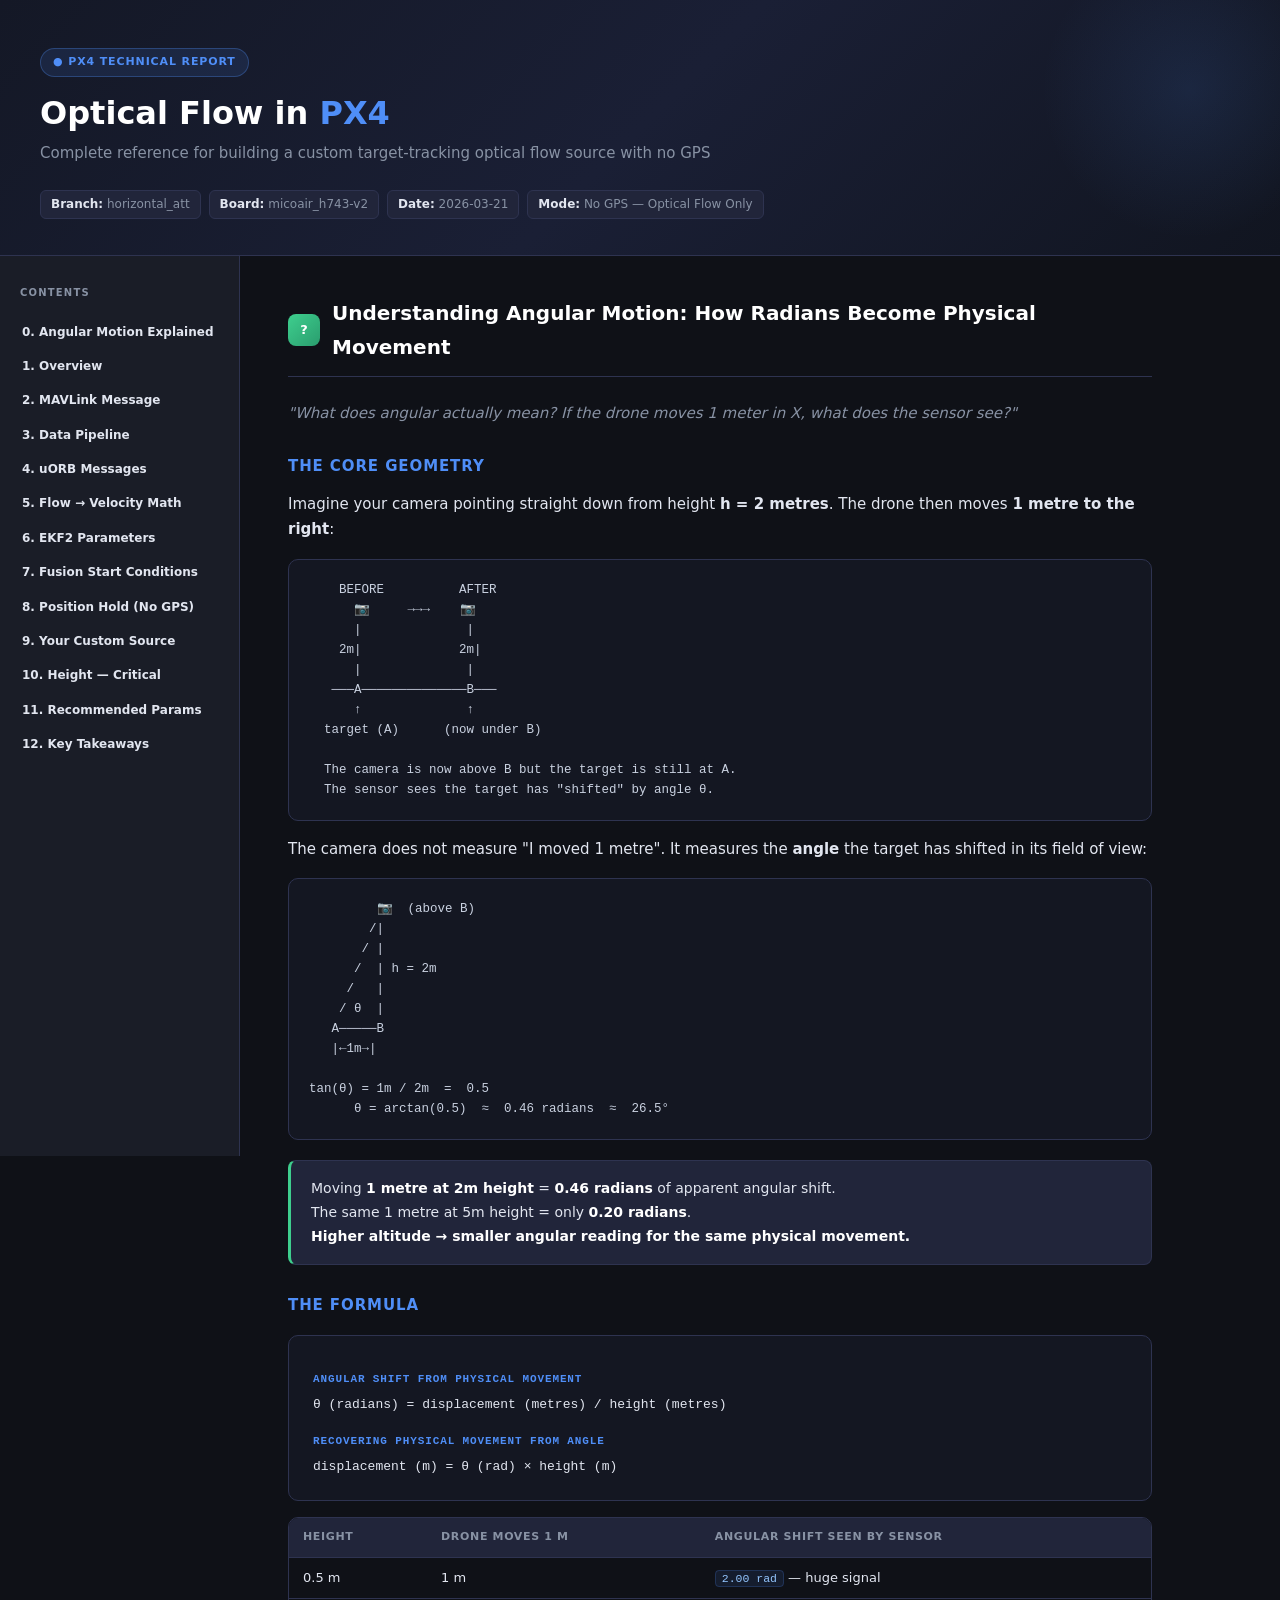
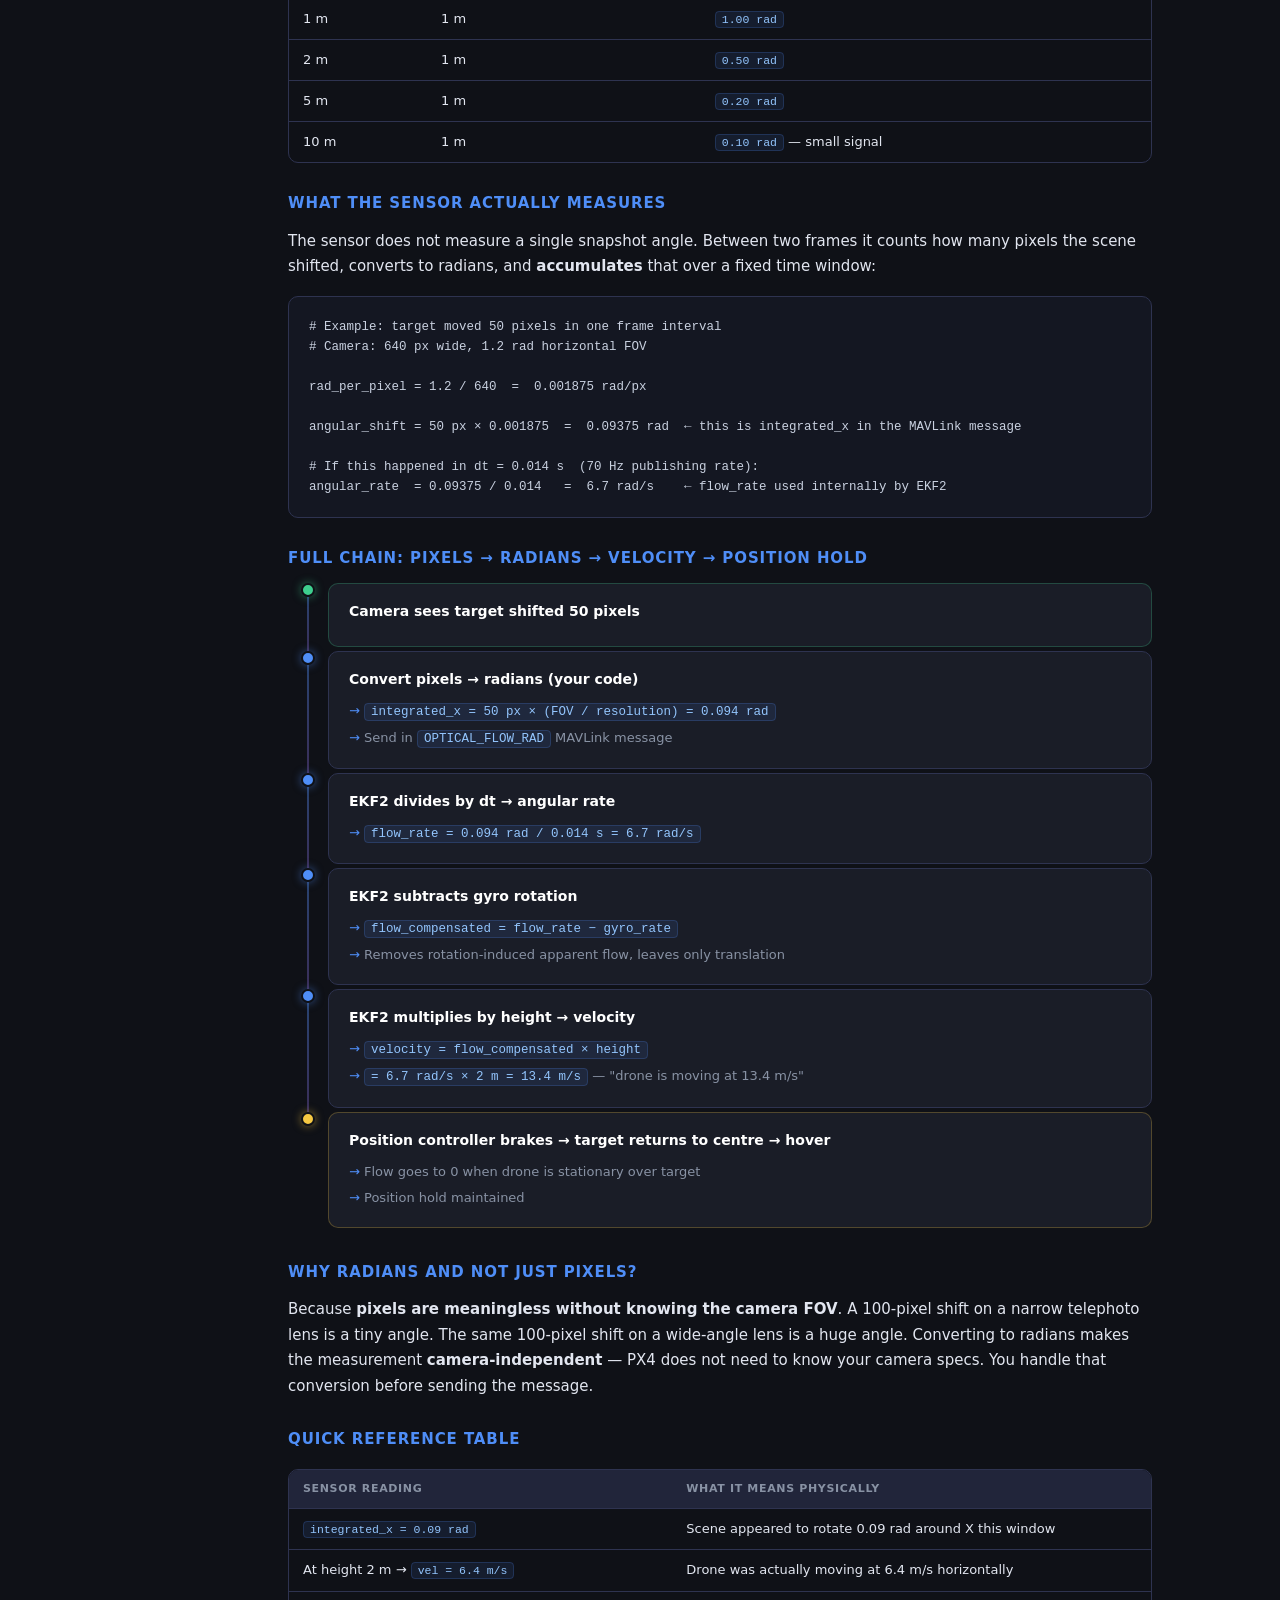
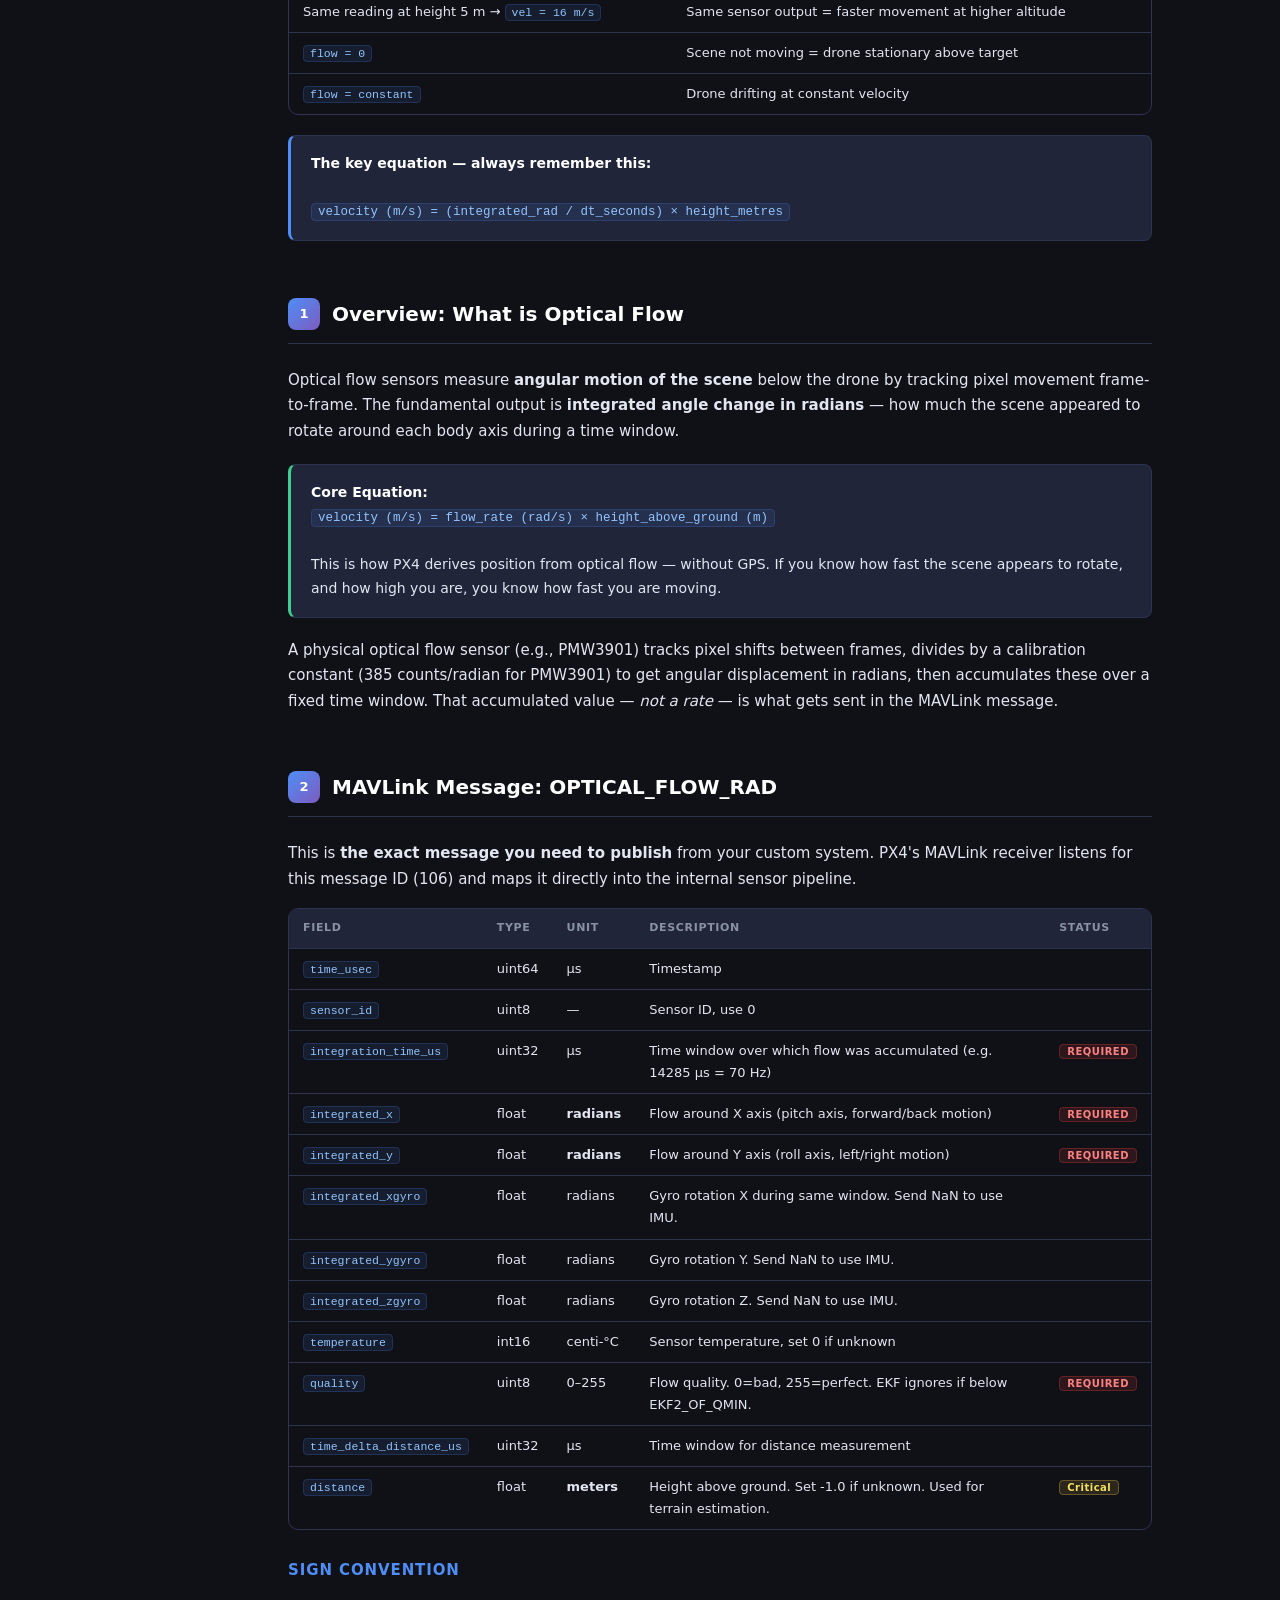
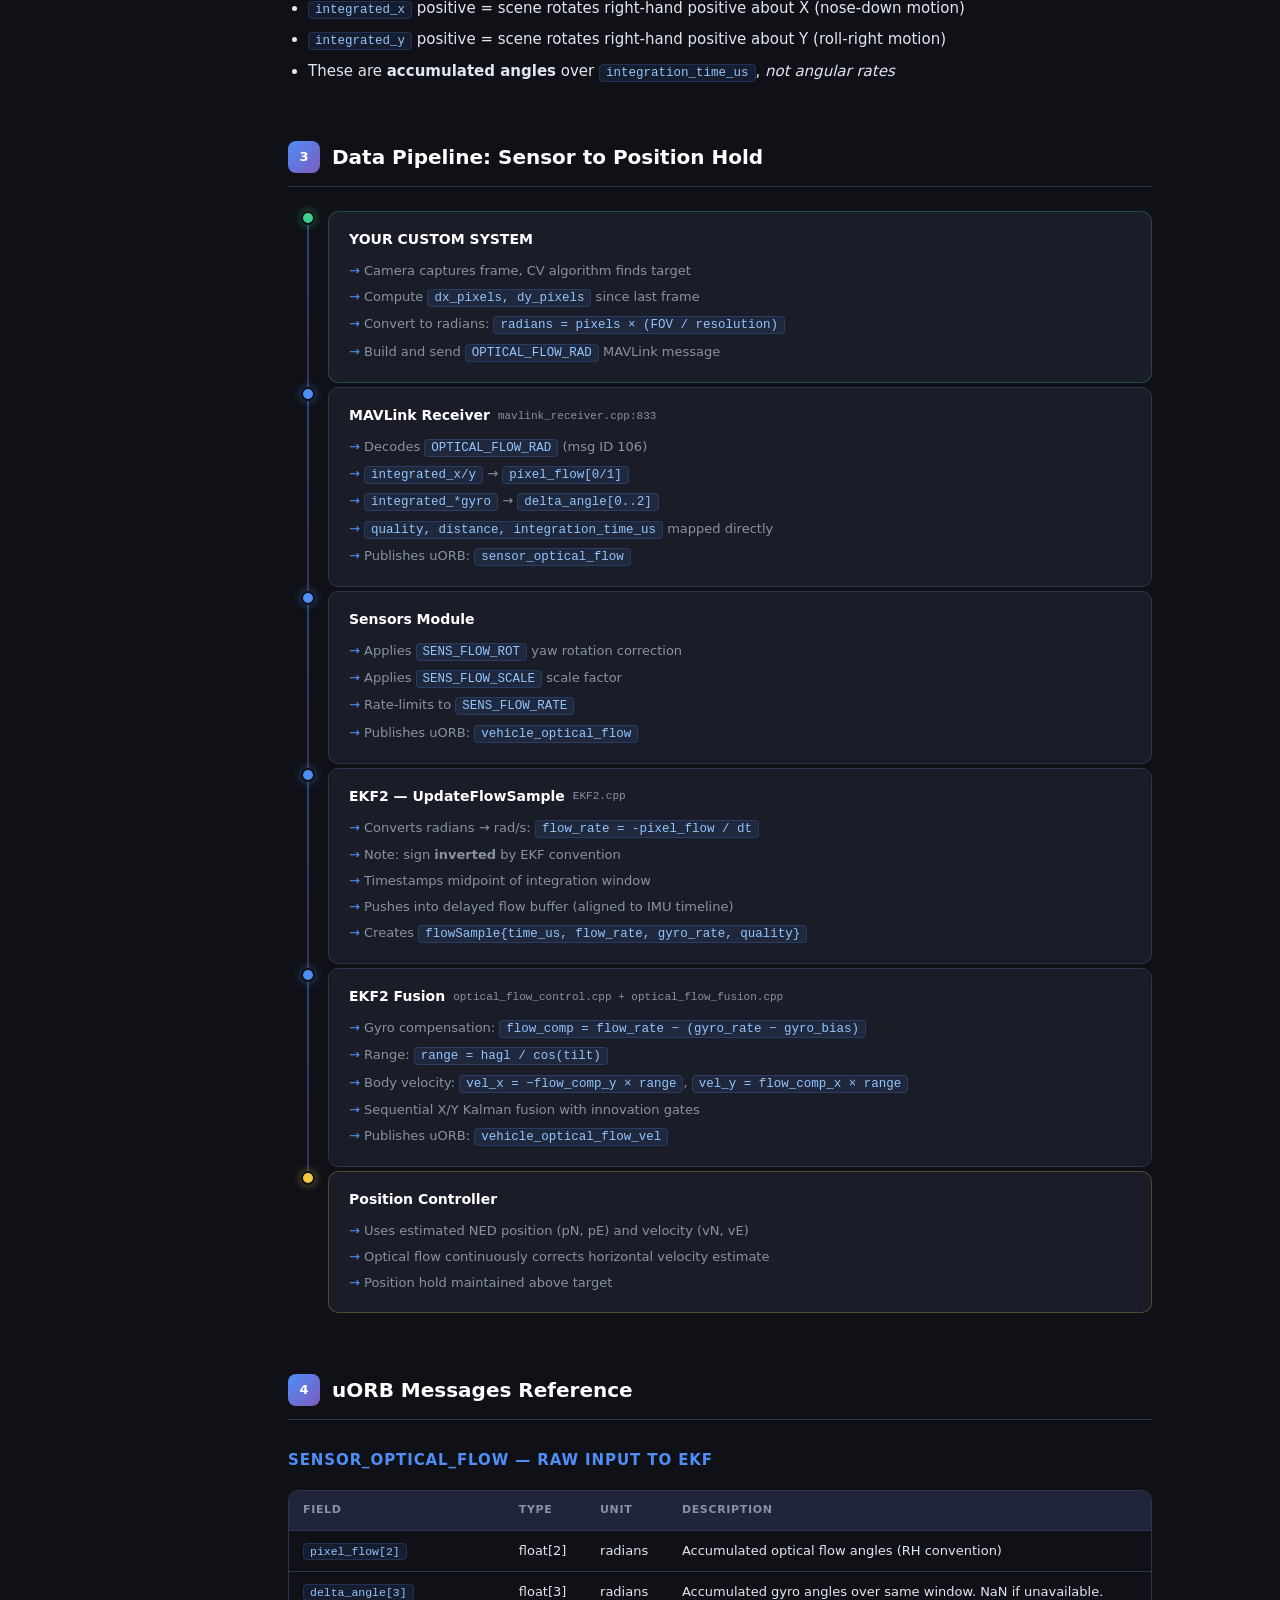
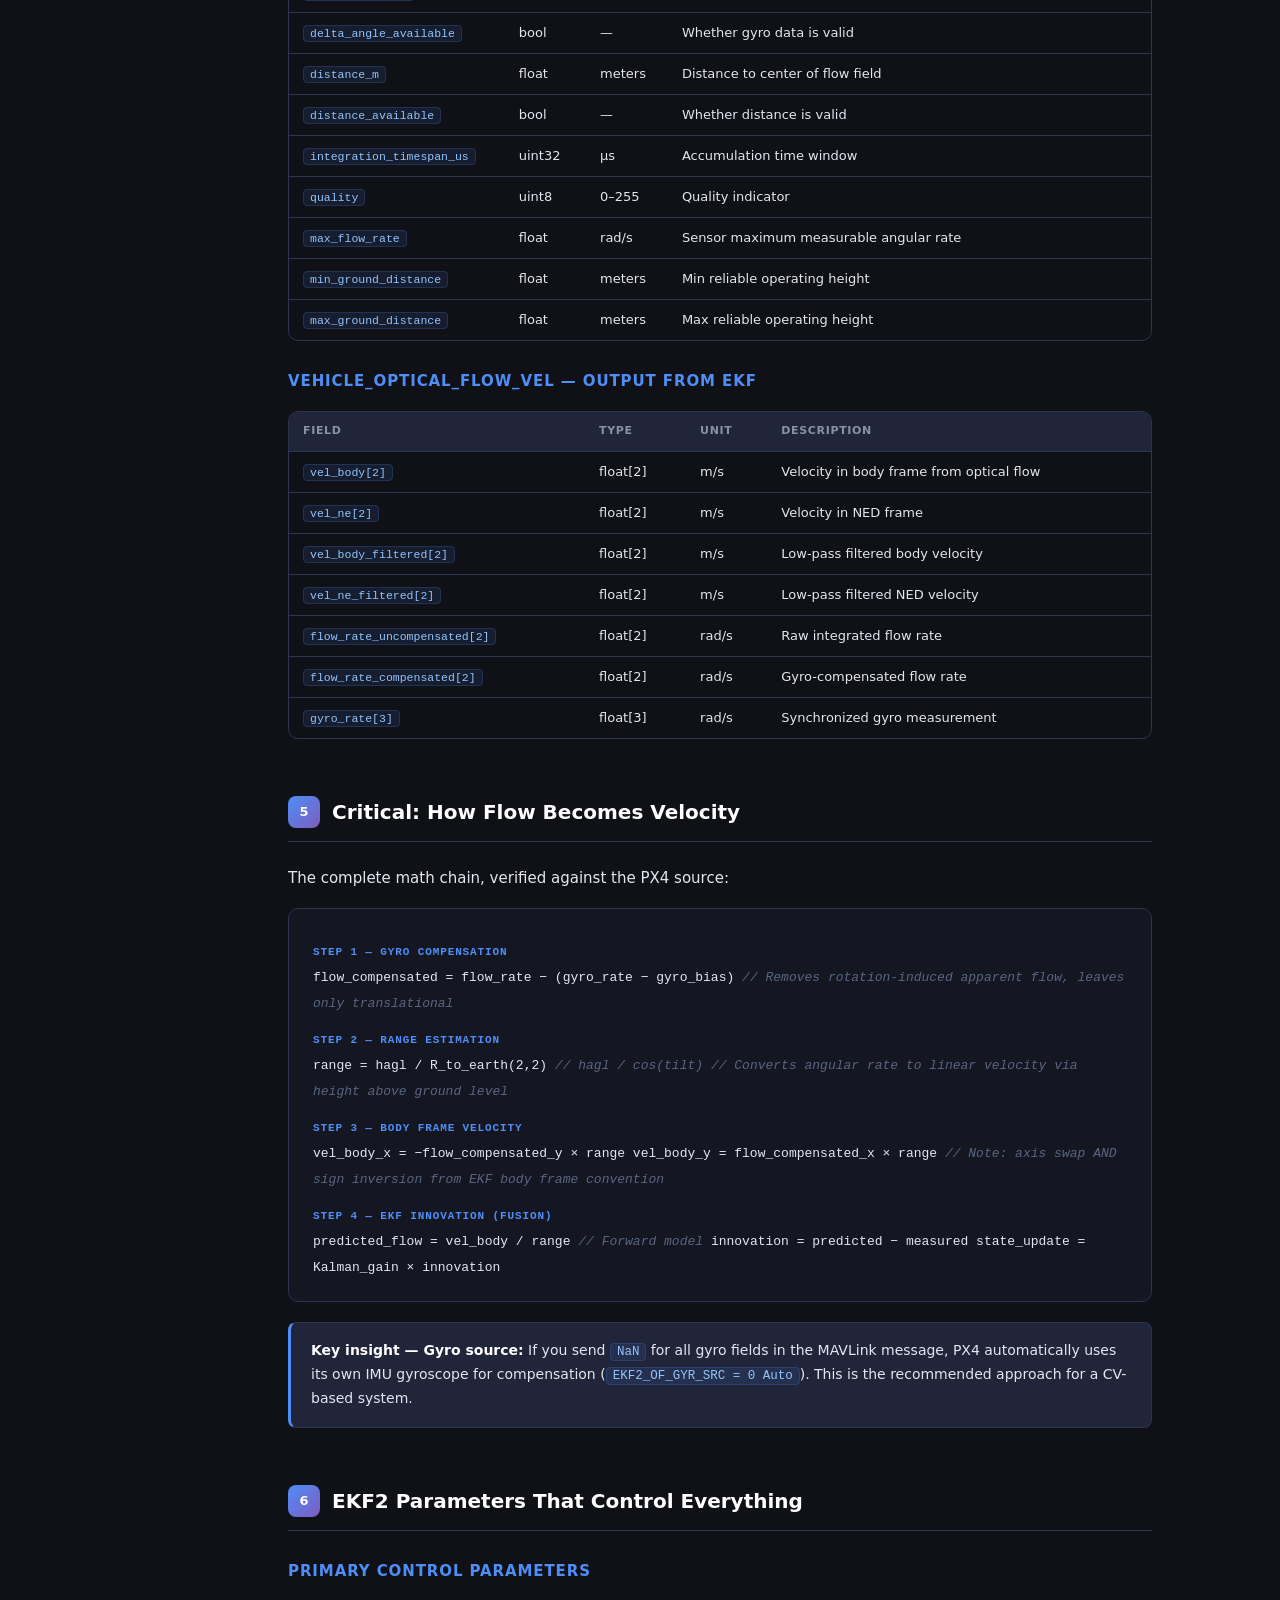
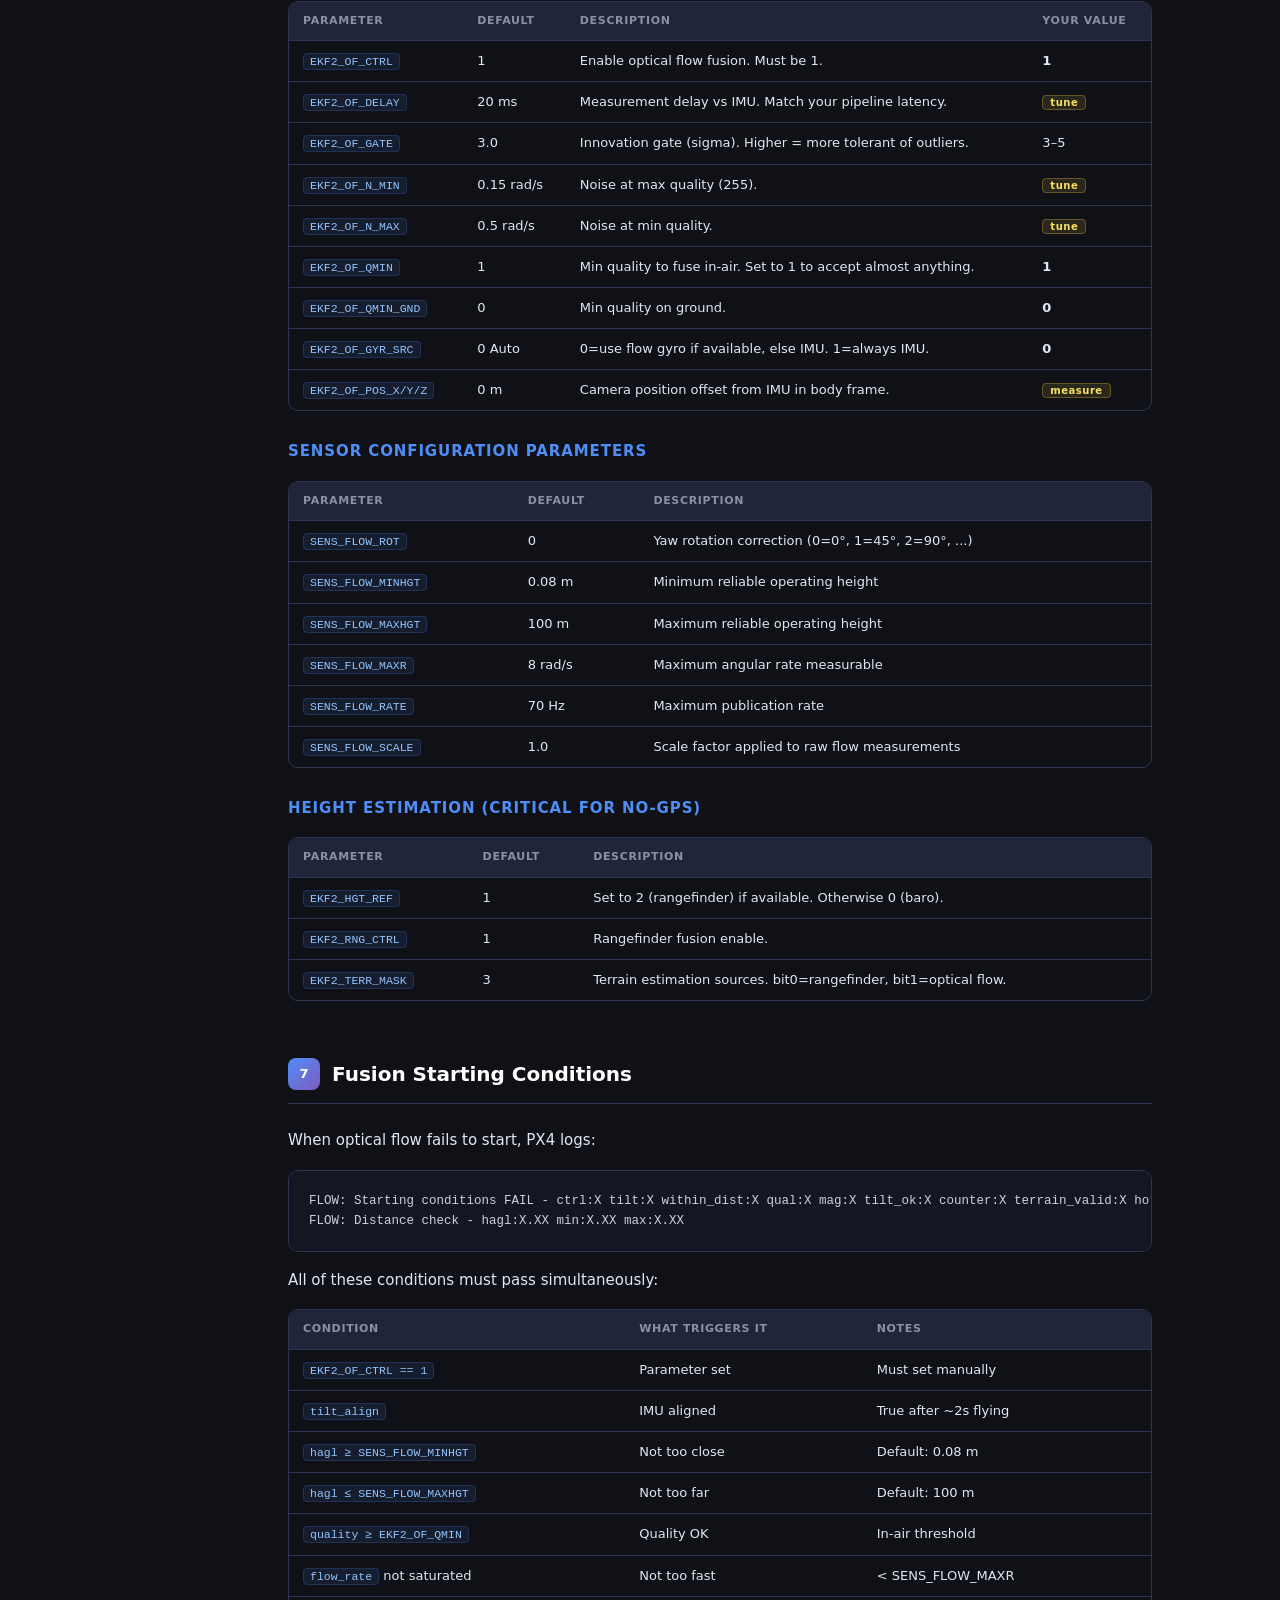
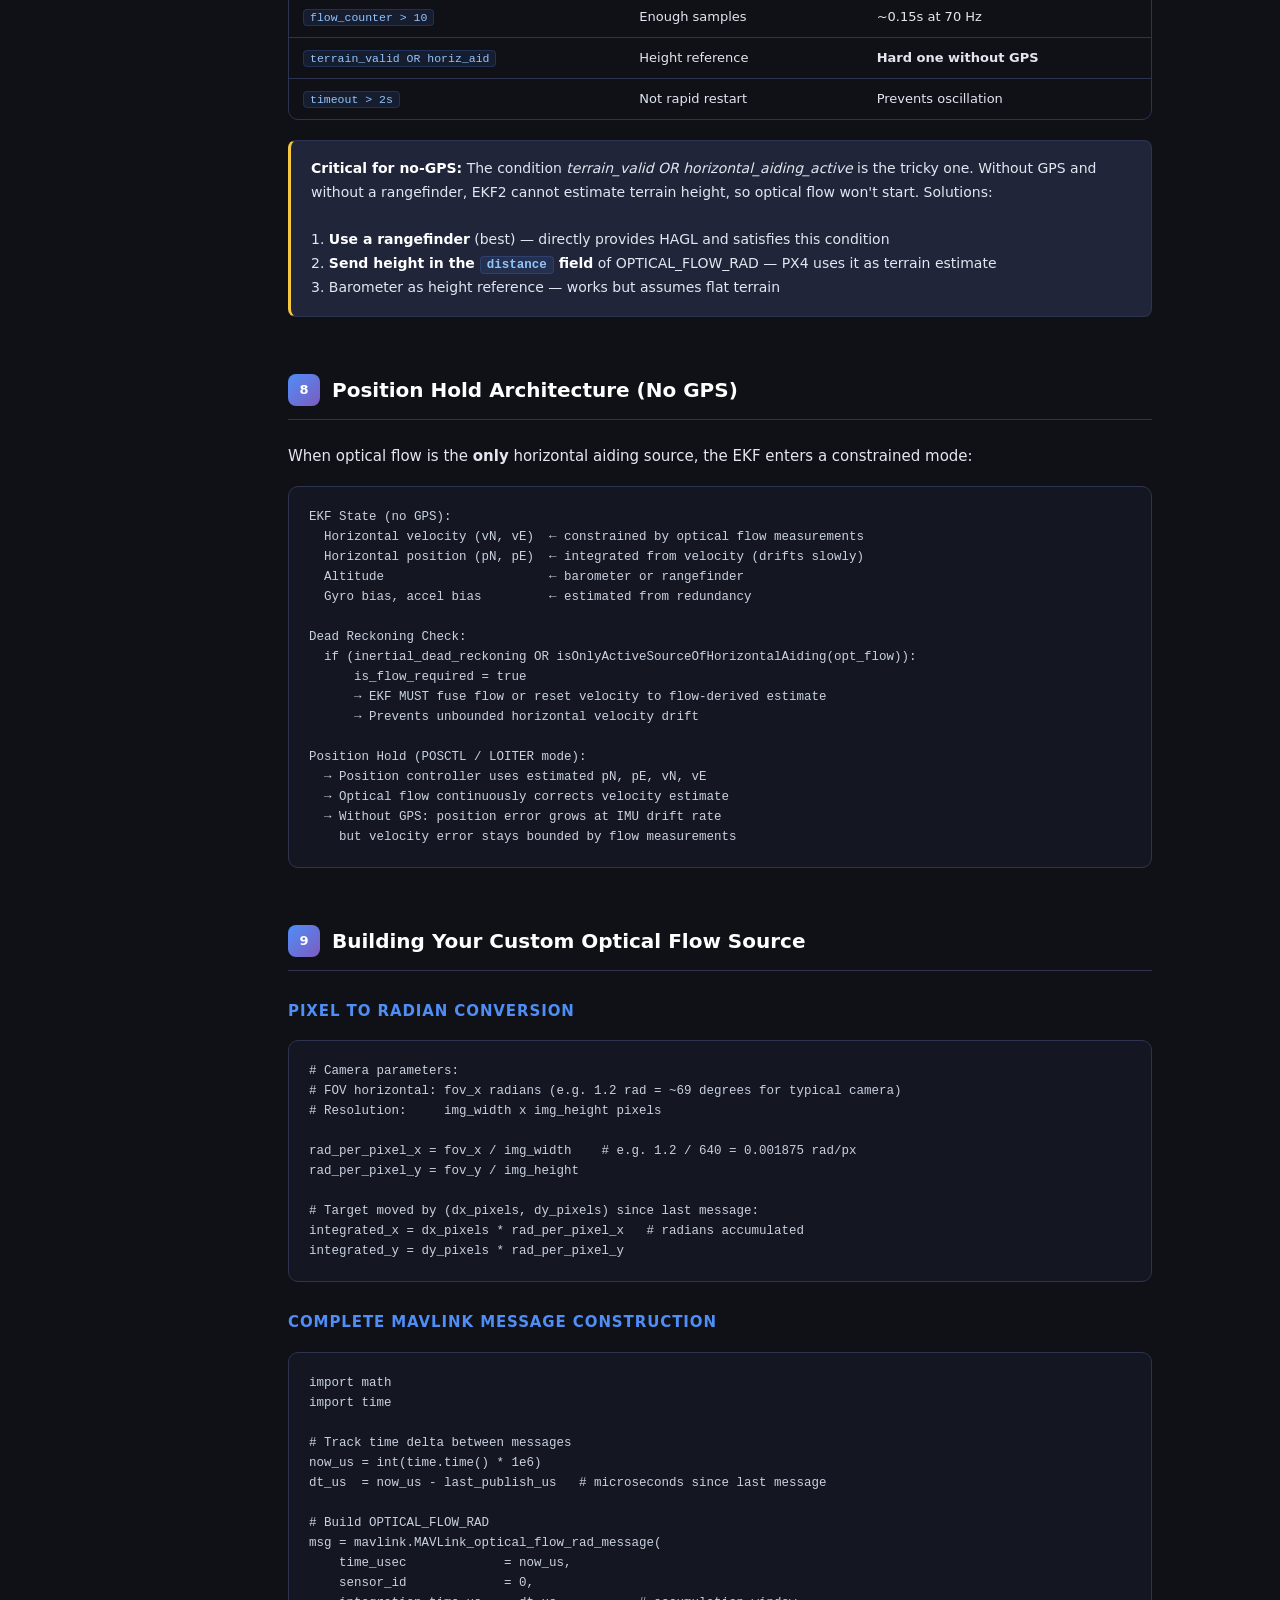
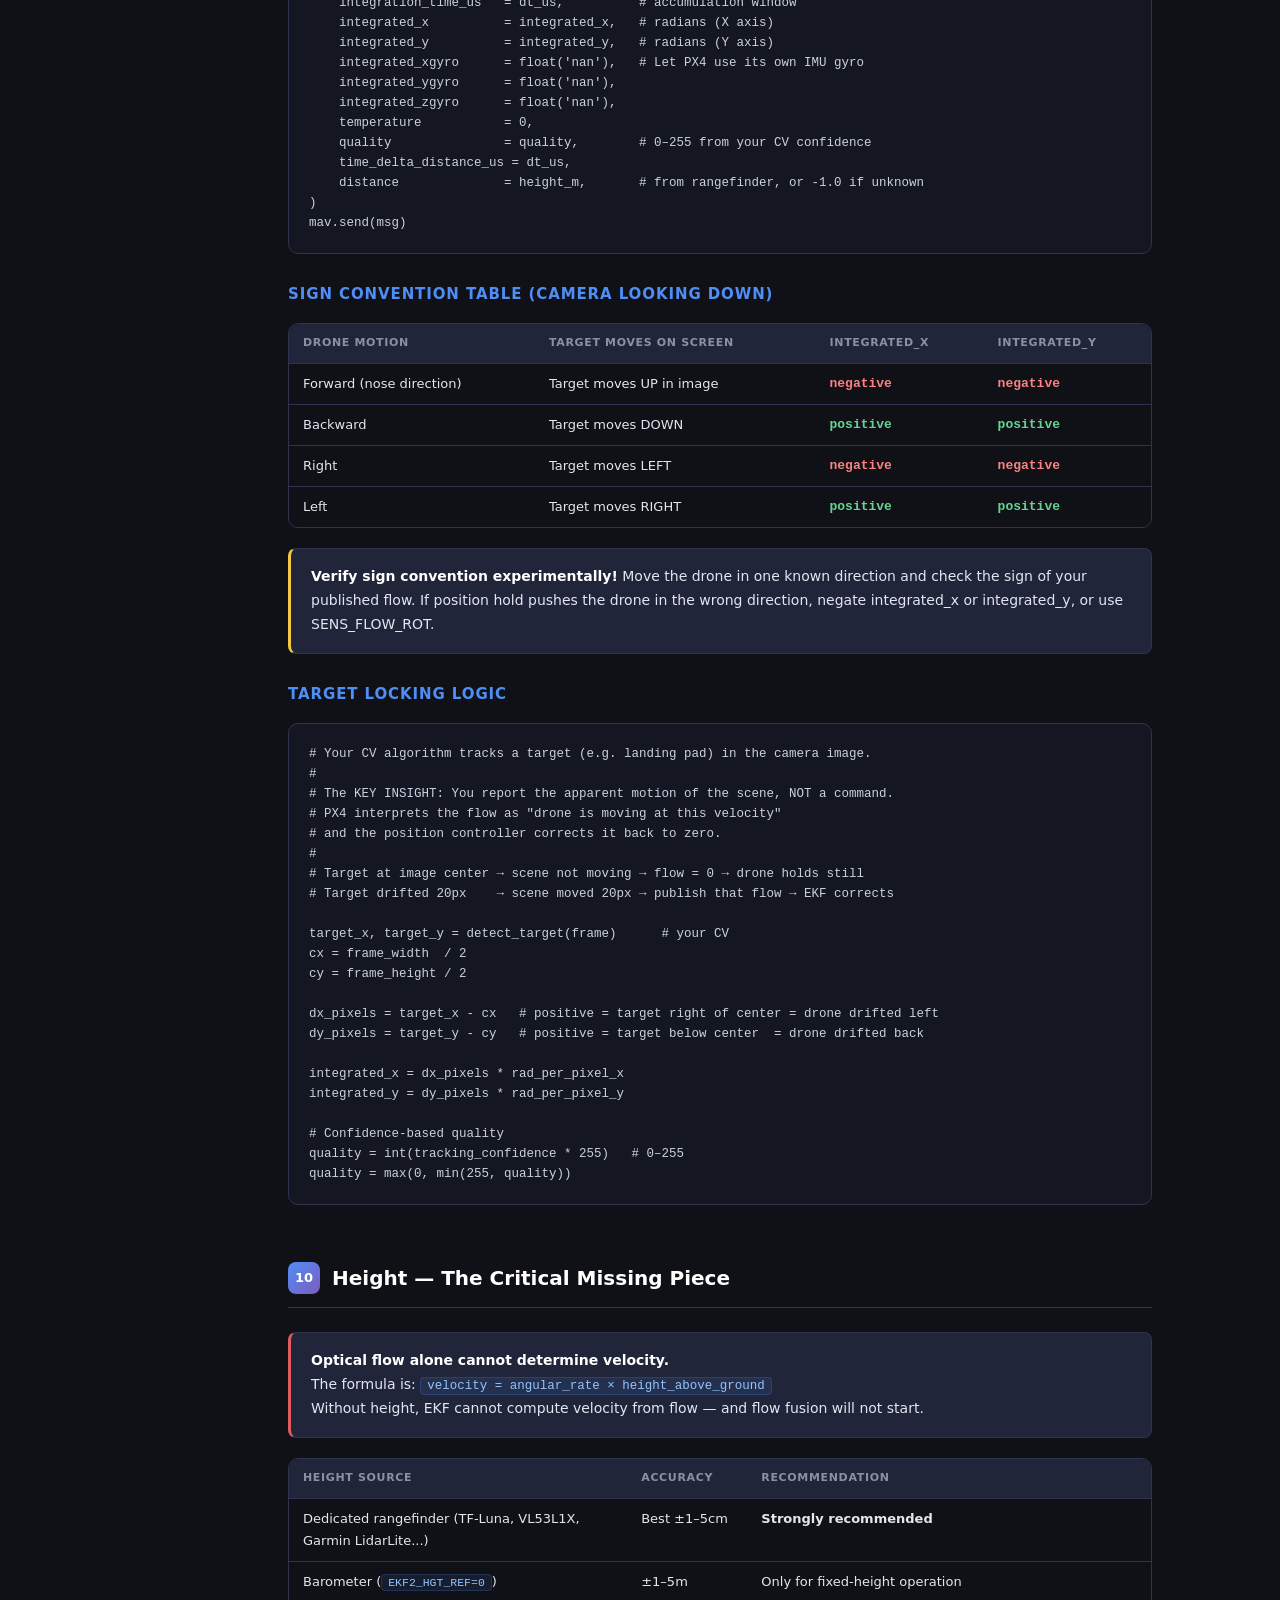
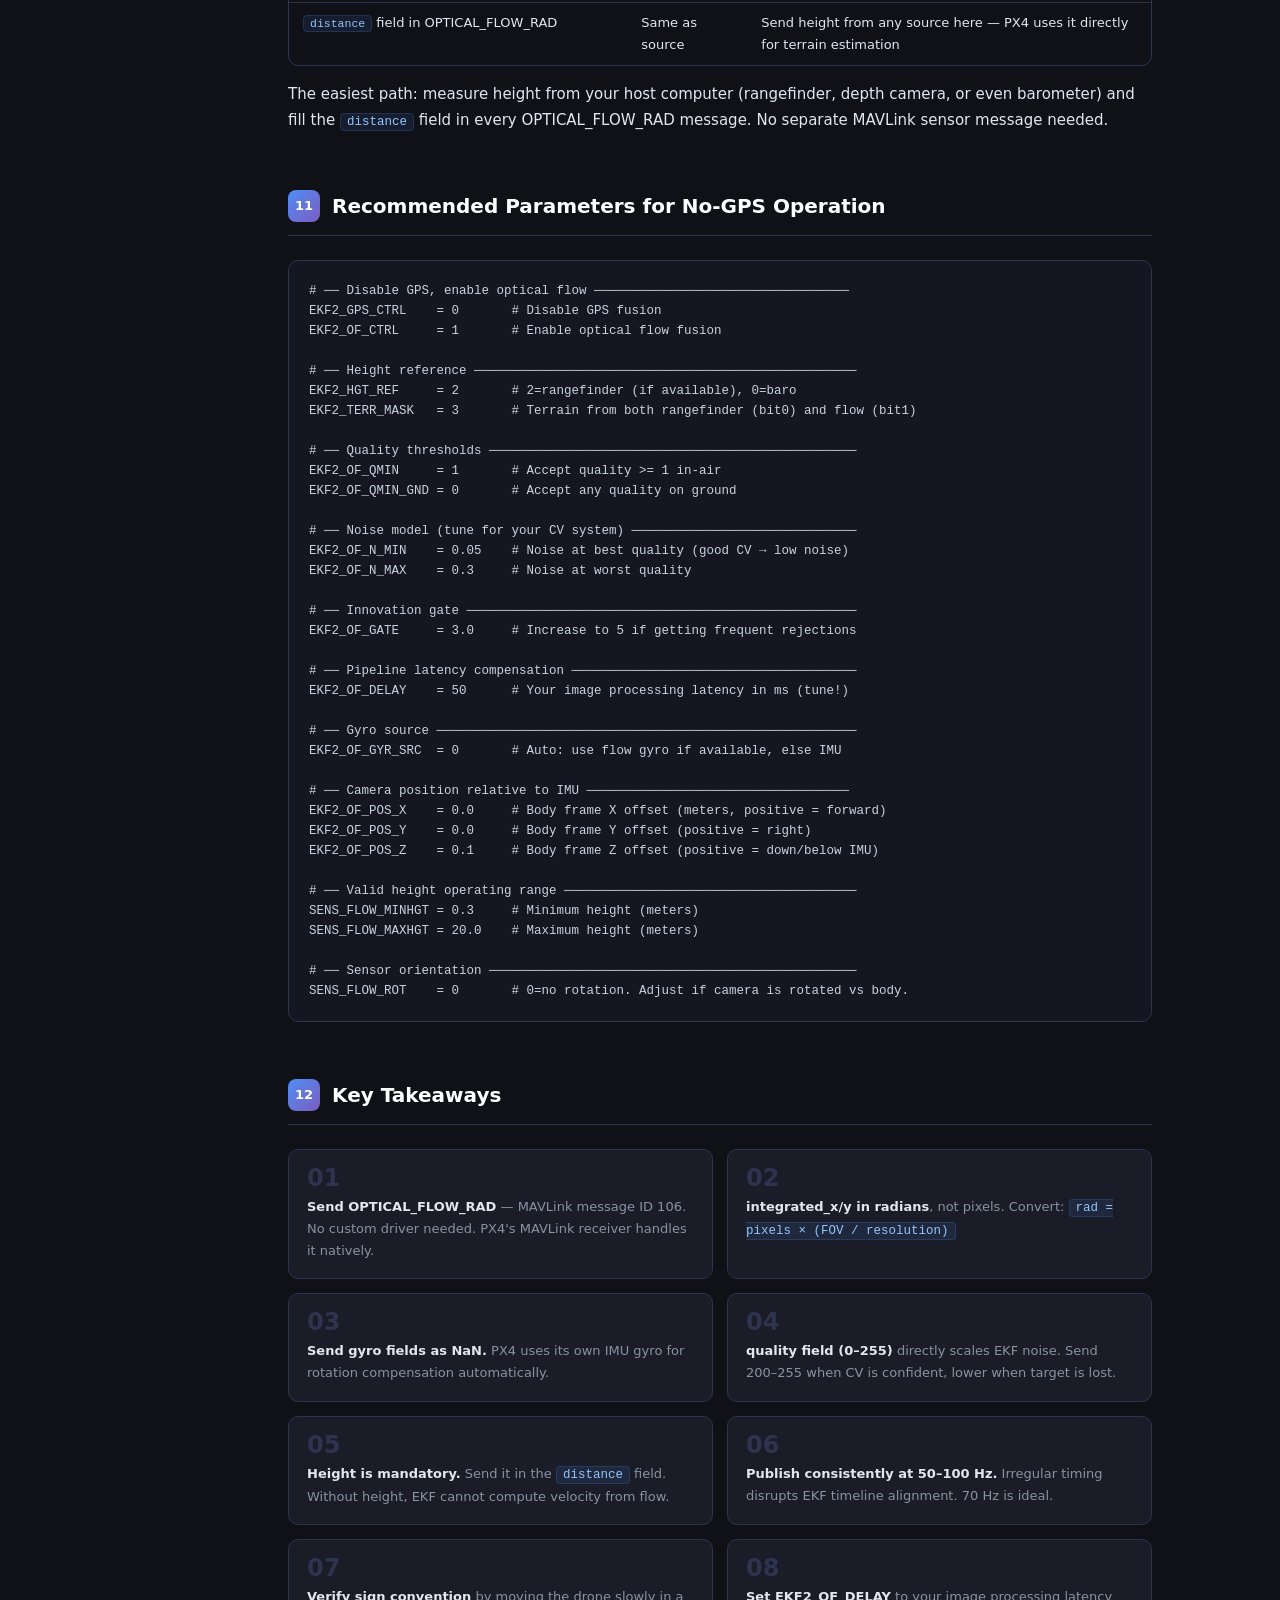
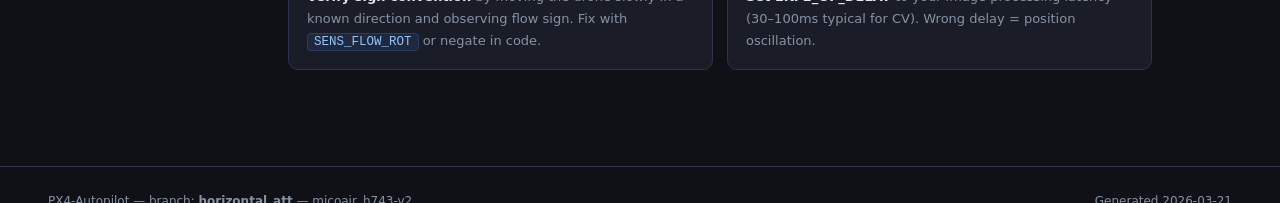
<file: docs/optical_flow_report.html>
<!DOCTYPE html>
<html lang="en">
<head>
  <meta charset="UTF-8" />
  <meta name="viewport" content="width=device-width, initial-scale=1.0" />
  <title>PX4 Optical Flow — Technical Report</title>
  <style>
    :root {
      --bg:        #0f1117;
      --surface:   #1a1d27;
      --surface2:  #21253a;
      --border:    #2e3350;
      --accent:    #4f8ef7;
      --accent2:   #7c5cbf;
      --green:     #3ecf8e;
      --yellow:    #f5c842;
      --red:       #e05c5c;
      --text:      #e2e6f0;
      --muted:     #8892a4;
      --code-bg:   #141722;
      --font-mono: 'JetBrains Mono', 'Fira Code', 'Cascadia Code', monospace;
      --font-sans: 'Inter', 'Segoe UI', system-ui, sans-serif;
    }

    * { box-sizing: border-box; margin: 0; padding: 0; }

    body {
      background: var(--bg);
      color: var(--text);
      font-family: var(--font-sans);
      font-size: 15px;
      line-height: 1.7;
      padding: 0;
    }

    /* ── Header ── */
    header {
      background: linear-gradient(135deg, #141826 0%, #1a1f35 50%, #111520 100%);
      border-bottom: 1px solid var(--border);
      padding: 48px 40px 36px;
      position: relative;
      overflow: hidden;
    }
    header::before {
      content: '';
      position: absolute;
      top: -60px; right: -60px;
      width: 300px; height: 300px;
      background: radial-gradient(circle, rgba(79,142,247,0.12) 0%, transparent 70%);
      pointer-events: none;
    }
    header .badge {
      display: inline-flex;
      align-items: center;
      gap: 6px;
      background: rgba(79,142,247,0.12);
      border: 1px solid rgba(79,142,247,0.3);
      border-radius: 20px;
      padding: 4px 12px;
      font-size: 11px;
      font-weight: 600;
      letter-spacing: 0.08em;
      color: var(--accent);
      text-transform: uppercase;
      margin-bottom: 16px;
    }
    header h1 {
      font-size: 32px;
      font-weight: 700;
      color: #fff;
      line-height: 1.25;
      margin-bottom: 8px;
    }
    header h1 span { color: var(--accent); }
    header .subtitle {
      color: var(--muted);
      font-size: 15px;
      margin-bottom: 24px;
    }
    .meta-pills {
      display: flex;
      flex-wrap: wrap;
      gap: 8px;
    }
    .meta-pills span {
      background: var(--surface2);
      border: 1px solid var(--border);
      border-radius: 6px;
      padding: 3px 10px;
      font-size: 12px;
      color: var(--muted);
    }
    .meta-pills span b { color: var(--text); }

    /* ── Layout ── */
    .layout {
      display: flex;
      min-height: calc(100vh - 200px);
    }

    /* ── Sidebar TOC ── */
    nav.toc {
      width: 240px;
      flex-shrink: 0;
      background: var(--surface);
      border-right: 1px solid var(--border);
      padding: 28px 0;
      position: sticky;
      top: 0;
      height: 100vh;
      overflow-y: auto;
    }
    nav.toc .toc-title {
      font-size: 10px;
      font-weight: 700;
      letter-spacing: 0.12em;
      text-transform: uppercase;
      color: var(--muted);
      padding: 0 20px 12px;
    }
    nav.toc a {
      display: block;
      padding: 5px 20px;
      color: var(--muted);
      text-decoration: none;
      font-size: 13px;
      border-left: 2px solid transparent;
      transition: all 0.15s;
    }
    nav.toc a:hover {
      color: var(--text);
      border-left-color: var(--accent);
      background: rgba(79,142,247,0.06);
    }
    nav.toc a.section {
      font-weight: 600;
      color: var(--text);
      font-size: 12px;
      margin-top: 4px;
    }

    /* ── Main content ── */
    main {
      flex: 1;
      min-width: 0;
      padding: 40px 48px;
      max-width: 960px;
    }

    /* ── Sections ── */
    section {
      margin-bottom: 56px;
    }
    section .section-header {
      display: flex;
      align-items: center;
      gap: 12px;
      margin-bottom: 24px;
      padding-bottom: 12px;
      border-bottom: 1px solid var(--border);
    }
    .section-num {
      width: 32px;
      height: 32px;
      background: linear-gradient(135deg, var(--accent), var(--accent2));
      border-radius: 8px;
      display: flex;
      align-items: center;
      justify-content: center;
      font-weight: 700;
      font-size: 13px;
      color: #fff;
      flex-shrink: 0;
    }
    section h2 {
      font-size: 20px;
      font-weight: 600;
      color: #fff;
    }

    h3 {
      font-size: 15px;
      font-weight: 600;
      color: var(--accent);
      margin: 28px 0 12px;
      text-transform: uppercase;
      letter-spacing: 0.06em;
    }

    p { margin-bottom: 14px; color: var(--text); }

    /* ── Key insight box ── */
    .callout {
      background: var(--surface2);
      border: 1px solid var(--border);
      border-left: 3px solid var(--accent);
      border-radius: 8px;
      padding: 16px 20px;
      margin: 20px 0;
      font-size: 14px;
    }
    .callout.green  { border-left-color: var(--green); }
    .callout.yellow { border-left-color: var(--yellow); }
    .callout.red    { border-left-color: var(--red); }
    .callout strong { color: #fff; }

    /* ── Code blocks ── */
    pre {
      background: var(--code-bg);
      border: 1px solid var(--border);
      border-radius: 10px;
      padding: 20px;
      overflow-x: auto;
      margin: 16px 0;
      font-family: var(--font-mono);
      font-size: 12.5px;
      line-height: 1.6;
      color: #c9d1e0;
    }
    code {
      font-family: var(--font-mono);
      font-size: 12.5px;
      background: rgba(79,142,247,0.1);
      border: 1px solid rgba(79,142,247,0.2);
      border-radius: 4px;
      padding: 1px 6px;
      color: #93c5fd;
    }
    pre code {
      background: none;
      border: none;
      padding: 0;
      color: inherit;
      font-size: inherit;
    }

    /* ── Tables ── */
    .table-wrap {
      overflow-x: auto;
      margin: 16px 0;
      border-radius: 10px;
      border: 1px solid var(--border);
    }
    table {
      width: 100%;
      border-collapse: collapse;
      font-size: 13px;
    }
    thead tr {
      background: var(--surface2);
    }
    th {
      padding: 10px 14px;
      text-align: left;
      font-weight: 600;
      color: var(--muted);
      font-size: 11px;
      text-transform: uppercase;
      letter-spacing: 0.06em;
      white-space: nowrap;
    }
    td {
      padding: 9px 14px;
      border-top: 1px solid var(--border);
      vertical-align: top;
    }
    tr:hover td { background: rgba(255,255,255,0.02); }
    td code { font-size: 11.5px; }
    .tag-required {
      background: rgba(229,62,62,0.15);
      border: 1px solid rgba(229,62,62,0.3);
      color: #fc8181;
      border-radius: 4px;
      padding: 1px 7px;
      font-size: 10px;
      font-weight: 700;
      text-transform: uppercase;
      letter-spacing: 0.05em;
    }
    .tag-tune {
      background: rgba(245,200,66,0.12);
      border: 1px solid rgba(245,200,66,0.3);
      color: #f6e05e;
      border-radius: 4px;
      padding: 1px 7px;
      font-size: 10px;
      font-weight: 700;
      letter-spacing: 0.05em;
    }

    /* ── Pipeline diagram ── */
    .pipeline {
      display: flex;
      flex-direction: column;
      gap: 0;
      margin: 20px 0;
    }
    .pipeline-step {
      display: flex;
      gap: 0;
    }
    .pipeline-line {
      display: flex;
      flex-direction: column;
      align-items: center;
      width: 40px;
      flex-shrink: 0;
    }
    .pipeline-dot {
      width: 14px;
      height: 14px;
      border-radius: 50%;
      background: var(--accent);
      flex-shrink: 0;
      border: 2px solid var(--bg);
      box-shadow: 0 0 8px rgba(79,142,247,0.5);
    }
    .pipeline-vert {
      width: 2px;
      flex: 1;
      background: linear-gradient(to bottom, var(--accent), var(--accent2));
      min-height: 24px;
      opacity: 0.4;
    }
    .pipeline-box {
      flex: 1;
      background: var(--surface);
      border: 1px solid var(--border);
      border-radius: 10px;
      padding: 16px 20px;
      margin-bottom: 4px;
    }
    .pipeline-box .step-title {
      font-weight: 600;
      color: #fff;
      font-size: 14px;
      margin-bottom: 6px;
      display: flex;
      align-items: center;
      gap: 8px;
    }
    .pipeline-box .step-title .file-ref {
      font-family: var(--font-mono);
      font-size: 11px;
      color: var(--muted);
      font-weight: 400;
    }
    .pipeline-box ul {
      list-style: none;
      padding: 0;
    }
    .pipeline-box ul li {
      font-size: 13px;
      color: var(--muted);
      padding: 2px 0;
    }
    .pipeline-box ul li::before {
      content: '→ ';
      color: var(--accent);
    }

    /* ── Math box ── */
    .math-box {
      background: var(--code-bg);
      border: 1px solid var(--border);
      border-radius: 10px;
      padding: 20px 24px;
      margin: 16px 0;
      font-family: var(--font-mono);
      font-size: 13px;
      line-height: 2;
    }
    .math-box .step-label {
      color: var(--accent);
      font-size: 11px;
      font-weight: 700;
      text-transform: uppercase;
      letter-spacing: 0.08em;
      margin-top: 12px;
      margin-bottom: 2px;
      display: block;
    }
    .math-box .comment {
      color: #5a6580;
      font-style: italic;
    }

    /* ── Takeaways ── */
    .takeaways {
      display: grid;
      grid-template-columns: repeat(auto-fill, minmax(280px, 1fr));
      gap: 14px;
      margin: 20px 0;
    }
    .takeaway-card {
      background: var(--surface);
      border: 1px solid var(--border);
      border-radius: 10px;
      padding: 16px 18px;
    }
    .takeaway-card .num {
      font-size: 24px;
      font-weight: 800;
      color: var(--border);
      line-height: 1;
      margin-bottom: 6px;
    }
    .takeaway-card p {
      font-size: 13px;
      margin: 0;
      color: var(--muted);
    }
    .takeaway-card p strong { color: var(--text); }

    /* ── Sign convention table ── */
    .sign-table td:nth-child(3),
    .sign-table td:nth-child(4) {
      font-family: var(--font-mono);
      font-weight: 600;
    }

    /* ── Footer ── */
    footer {
      border-top: 1px solid var(--border);
      padding: 24px 48px;
      font-size: 12px;
      color: var(--muted);
      display: flex;
      align-items: center;
      justify-content: space-between;
    }

    /* ── Scrollbar ── */
    ::-webkit-scrollbar { width: 6px; height: 6px; }
    ::-webkit-scrollbar-track { background: var(--bg); }
    ::-webkit-scrollbar-thumb { background: var(--border); border-radius: 3px; }
  </style>
</head>
<body>

<!-- ────────────────── HEADER ────────────────── -->
<header>
  <div class="badge">&#9679; PX4 Technical Report</div>
  <h1>Optical Flow in <span>PX4</span></h1>
  <p class="subtitle">Complete reference for building a custom target-tracking optical flow source with no GPS</p>
  <div class="meta-pills">
    <span><b>Branch:</b> horizontal_att</span>
    <span><b>Board:</b> micoair_h743-v2</span>
    <span><b>Date:</b> 2026-03-21</span>
    <span><b>Mode:</b> No GPS — Optical Flow Only</span>
  </div>
</header>

<div class="layout">

<!-- ────────────────── TOC ────────────────── -->
<nav class="toc">
  <div class="toc-title">Contents</div>
  <a class="section" href="#s0">0. Angular Motion Explained</a>
  <a class="section" href="#s1">1. Overview</a>
  <a class="section" href="#s2">2. MAVLink Message</a>
  <a class="section" href="#s3">3. Data Pipeline</a>
  <a class="section" href="#s4">4. uORB Messages</a>
  <a class="section" href="#s5">5. Flow → Velocity Math</a>
  <a class="section" href="#s6">6. EKF2 Parameters</a>
  <a class="section" href="#s7">7. Fusion Start Conditions</a>
  <a class="section" href="#s8">8. Position Hold (No GPS)</a>
  <a class="section" href="#s9">9. Your Custom Source</a>
  <a class="section" href="#s10">10. Height — Critical</a>
  <a class="section" href="#s11">11. Recommended Params</a>
  <a class="section" href="#s12">12. Key Takeaways</a>
</nav>

<!-- ────────────────── MAIN ────────────────── -->
<main>

<!-- ── 0. Angular Motion Explained ── -->
<section id="s0">
  <div class="section-header">
    <div class="section-num" style="background:linear-gradient(135deg,#3ecf8e,#2a9d6e);">?</div>
    <h2>Understanding Angular Motion: How Radians Become Physical Movement</h2>
  </div>

  <p style="font-size:15px; color:var(--muted); font-style:italic; margin-bottom:20px;">
    "What does <em>angular</em> actually mean? If the drone moves 1 meter in X, what does the sensor see?"
  </p>

  <h3>The Core Geometry</h3>
  <p>Imagine your camera pointing straight down from height <strong>h = 2 metres</strong>. The drone then moves <strong>1 metre to the right</strong>:</p>

  <pre><code>    BEFORE          AFTER
      📷     →→→    📷
      |              |
    2m|             2m|
      |              |
   ───A──────────────B───
      ↑              ↑
  target (A)      (now under B)

  The camera is now above B but the target is still at A.
  The sensor sees the target has "shifted" by angle θ.</code></pre>

  <p>The camera does not measure "I moved 1 metre". It measures the <strong>angle</strong> the target has shifted in its field of view:</p>

  <pre><code>         📷  (above B)
        /|
       / |
      /  | h = 2m
     /   |
    / θ  |
   A─────B
   |←1m→|

tan(θ) = 1m / 2m  =  0.5
      θ = arctan(0.5)  ≈  0.46 radians  ≈  26.5°</code></pre>

  <div class="callout green">
    Moving <strong>1 metre at 2m height</strong> = <strong>0.46 radians</strong> of apparent angular shift.<br/>
    The same 1 metre at 5m height = only <strong>0.20 radians</strong>.<br/>
    <strong>Higher altitude → smaller angular reading for the same physical movement.</strong>
  </div>

  <h3>The Formula</h3>
  <div class="math-box">
    <span class="step-label">Angular shift from physical movement</span>
    θ (radians) = displacement (metres) / height (metres)

    <span class="step-label">Recovering physical movement from angle</span>
    displacement (m) = θ (rad) × height (m)
  </div>

  <div class="table-wrap" style="margin-top:16px;">
    <table>
      <thead><tr><th>Height</th><th>Drone moves 1 m</th><th>Angular shift seen by sensor</th></tr></thead>
      <tbody>
        <tr><td>0.5 m</td><td>1 m</td><td><code>2.00 rad</code> — huge signal</td></tr>
        <tr><td>1 m</td><td>1 m</td><td><code>1.00 rad</code></td></tr>
        <tr><td>2 m</td><td>1 m</td><td><code>0.50 rad</code></td></tr>
        <tr><td>5 m</td><td>1 m</td><td><code>0.20 rad</code></td></tr>
        <tr><td>10 m</td><td>1 m</td><td><code>0.10 rad</code> — small signal</td></tr>
      </tbody>
    </table>
  </div>

  <h3>What the Sensor Actually Measures</h3>
  <p>The sensor does not measure a single snapshot angle. Between two frames it counts how many pixels the scene shifted, converts to radians, and <strong>accumulates</strong> that over a fixed time window:</p>

  <pre><code># Example: target moved 50 pixels in one frame interval
# Camera: 640 px wide, 1.2 rad horizontal FOV

rad_per_pixel = 1.2 / 640  =  0.001875 rad/px

angular_shift = 50 px × 0.001875  =  0.09375 rad  ← this is integrated_x in the MAVLink message

# If this happened in dt = 0.014 s  (70 Hz publishing rate):
angular_rate  = 0.09375 / 0.014   =  6.7 rad/s    ← flow_rate used internally by EKF2</code></pre>

  <h3>Full Chain: Pixels → Radians → Velocity → Position Hold</h3>
  <div class="pipeline" style="margin-top:12px;">

    <div class="pipeline-step">
      <div class="pipeline-line">
        <div class="pipeline-dot" style="background:#3ecf8e;box-shadow:0 0 8px rgba(62,207,142,0.5);"></div>
        <div class="pipeline-vert"></div>
      </div>
      <div class="pipeline-box" style="border-color:#3ecf8e40;">
        <div class="step-title">Camera sees target shifted 50 pixels</div>
      </div>
    </div>

    <div class="pipeline-step">
      <div class="pipeline-line">
        <div class="pipeline-dot"></div>
        <div class="pipeline-vert"></div>
      </div>
      <div class="pipeline-box">
        <div class="step-title">Convert pixels → radians (your code)</div>
        <ul><li><code>integrated_x = 50 px × (FOV / resolution) = 0.094 rad</code></li>
            <li>Send in <code>OPTICAL_FLOW_RAD</code> MAVLink message</li></ul>
      </div>
    </div>

    <div class="pipeline-step">
      <div class="pipeline-line">
        <div class="pipeline-dot"></div>
        <div class="pipeline-vert"></div>
      </div>
      <div class="pipeline-box">
        <div class="step-title">EKF2 divides by dt → angular rate</div>
        <ul><li><code>flow_rate = 0.094 rad / 0.014 s = 6.7 rad/s</code></li></ul>
      </div>
    </div>

    <div class="pipeline-step">
      <div class="pipeline-line">
        <div class="pipeline-dot"></div>
        <div class="pipeline-vert"></div>
      </div>
      <div class="pipeline-box">
        <div class="step-title">EKF2 subtracts gyro rotation</div>
        <ul><li><code>flow_compensated = flow_rate − gyro_rate</code></li>
            <li>Removes rotation-induced apparent flow, leaves only translation</li></ul>
      </div>
    </div>

    <div class="pipeline-step">
      <div class="pipeline-line">
        <div class="pipeline-dot"></div>
        <div class="pipeline-vert"></div>
      </div>
      <div class="pipeline-box">
        <div class="step-title">EKF2 multiplies by height → velocity</div>
        <ul><li><code>velocity = flow_compensated × height</code></li>
            <li><code>= 6.7 rad/s × 2 m = 13.4 m/s</code> — "drone is moving at 13.4 m/s"</li></ul>
      </div>
    </div>

    <div class="pipeline-step">
      <div class="pipeline-line">
        <div class="pipeline-dot" style="background:#f5c842;box-shadow:0 0 8px rgba(245,200,66,0.5);"></div>
      </div>
      <div class="pipeline-box" style="border-color:#f5c84240;">
        <div class="step-title">Position controller brakes → target returns to centre → hover</div>
        <ul><li>Flow goes to 0 when drone is stationary over target</li>
            <li>Position hold maintained</li></ul>
      </div>
    </div>

  </div>

  <h3>Why Radians and Not Just Pixels?</h3>
  <p>Because <strong>pixels are meaningless without knowing the camera FOV</strong>. A 100-pixel shift on a narrow telephoto lens is a tiny angle. The same 100-pixel shift on a wide-angle lens is a huge angle. Converting to radians makes the measurement <strong>camera-independent</strong> — PX4 does not need to know your camera specs. You handle that conversion before sending the message.</p>

  <h3>Quick Reference Table</h3>
  <div class="table-wrap">
    <table>
      <thead><tr><th>Sensor Reading</th><th>What it means physically</th></tr></thead>
      <tbody>
        <tr><td><code>integrated_x = 0.09 rad</code></td><td>Scene appeared to rotate 0.09 rad around X this window</td></tr>
        <tr><td>At height 2 m → <code>vel = 6.4 m/s</code></td><td>Drone was actually moving at 6.4 m/s horizontally</td></tr>
        <tr><td>Same reading at height 5 m → <code>vel = 16 m/s</code></td><td>Same sensor output = faster movement at higher altitude</td></tr>
        <tr><td><code>flow = 0</code></td><td>Scene not moving = drone stationary above target</td></tr>
        <tr><td><code>flow = constant</code></td><td>Drone drifting at constant velocity</td></tr>
      </tbody>
    </table>
  </div>

  <div class="callout">
    <strong>The key equation — always remember this:</strong><br/><br/>
    <code>velocity (m/s) = (integrated_rad / dt_seconds) × height_metres</code>
  </div>

</section>

<!-- ── 1. Overview ── -->
<section id="s1">
  <div class="section-header">
    <div class="section-num">1</div>
    <h2>Overview: What is Optical Flow</h2>
  </div>
  <p>Optical flow sensors measure <strong>angular motion of the scene</strong> below the drone by tracking pixel movement frame-to-frame. The fundamental output is <strong>integrated angle change in radians</strong> — how much the scene appeared to rotate around each body axis during a time window.</p>
  <div class="callout green">
    <strong>Core Equation:</strong><br/>
    <code>velocity (m/s) = flow_rate (rad/s) &times; height_above_ground (m)</code><br/>
    <br/>
    This is how PX4 derives position from optical flow — without GPS. If you know how fast the scene appears to rotate, and how high you are, you know how fast you are moving.
  </div>
  <p>A physical optical flow sensor (e.g., PMW3901) tracks pixel shifts between frames, divides by a calibration constant (385 counts/radian for PMW3901) to get angular displacement in radians, then accumulates these over a fixed time window. That accumulated value — <em>not a rate</em> — is what gets sent in the MAVLink message.</p>
</section>

<!-- ── 2. MAVLink Message ── -->
<section id="s2">
  <div class="section-header">
    <div class="section-num">2</div>
    <h2>MAVLink Message: OPTICAL_FLOW_RAD</h2>
  </div>
  <p>This is <strong>the exact message you need to publish</strong> from your custom system. PX4's MAVLink receiver listens for this message ID (106) and maps it directly into the internal sensor pipeline.</p>
  <div class="table-wrap">
    <table>
      <thead>
        <tr>
          <th>Field</th><th>Type</th><th>Unit</th><th>Description</th><th>Status</th>
        </tr>
      </thead>
      <tbody>
        <tr><td><code>time_usec</code></td><td>uint64</td><td>µs</td><td>Timestamp</td><td></td></tr>
        <tr><td><code>sensor_id</code></td><td>uint8</td><td>—</td><td>Sensor ID, use 0</td><td></td></tr>
        <tr><td><code>integration_time_us</code></td><td>uint32</td><td>µs</td><td>Time window over which flow was accumulated (e.g. 14285 µs = 70 Hz)</td><td><span class="tag-required">Required</span></td></tr>
        <tr><td><code>integrated_x</code></td><td>float</td><td><b>radians</b></td><td>Flow around X axis (pitch axis, forward/back motion)</td><td><span class="tag-required">Required</span></td></tr>
        <tr><td><code>integrated_y</code></td><td>float</td><td><b>radians</b></td><td>Flow around Y axis (roll axis, left/right motion)</td><td><span class="tag-required">Required</span></td></tr>
        <tr><td><code>integrated_xgyro</code></td><td>float</td><td>radians</td><td>Gyro rotation X during same window. Send NaN to use IMU.</td><td></td></tr>
        <tr><td><code>integrated_ygyro</code></td><td>float</td><td>radians</td><td>Gyro rotation Y. Send NaN to use IMU.</td><td></td></tr>
        <tr><td><code>integrated_zgyro</code></td><td>float</td><td>radians</td><td>Gyro rotation Z. Send NaN to use IMU.</td><td></td></tr>
        <tr><td><code>temperature</code></td><td>int16</td><td>centi-°C</td><td>Sensor temperature, set 0 if unknown</td><td></td></tr>
        <tr><td><code>quality</code></td><td>uint8</td><td>0–255</td><td>Flow quality. 0=bad, 255=perfect. EKF ignores if below EKF2_OF_QMIN.</td><td><span class="tag-required">Required</span></td></tr>
        <tr><td><code>time_delta_distance_us</code></td><td>uint32</td><td>µs</td><td>Time window for distance measurement</td><td></td></tr>
        <tr><td><code>distance</code></td><td>float</td><td><b>meters</b></td><td>Height above ground. Set -1.0 if unknown. Used for terrain estimation.</td><td><span class="tag-tune">Critical</span></td></tr>
      </tbody>
    </table>
  </div>

  <h3>Sign Convention</h3>
  <ul style="padding-left:20px; margin-bottom:14px;">
    <li style="margin-bottom:6px;"><code>integrated_x</code> positive = scene rotates right-hand positive about X (nose-down motion)</li>
    <li style="margin-bottom:6px;"><code>integrated_y</code> positive = scene rotates right-hand positive about Y (roll-right motion)</li>
    <li>These are <strong>accumulated angles</strong> over <code>integration_time_us</code>, <em>not angular rates</em></li>
  </ul>
</section>

<!-- ── 3. Data Pipeline ── -->
<section id="s3">
  <div class="section-header">
    <div class="section-num">3</div>
    <h2>Data Pipeline: Sensor to Position Hold</h2>
  </div>

  <div class="pipeline">

    <div class="pipeline-step">
      <div class="pipeline-line">
        <div class="pipeline-dot" style="background:#3ecf8e;box-shadow:0 0 8px rgba(62,207,142,0.5);"></div>
        <div class="pipeline-vert"></div>
      </div>
      <div class="pipeline-box" style="border-color:#3ecf8e40;">
        <div class="step-title">YOUR CUSTOM SYSTEM</div>
        <ul>
          <li>Camera captures frame, CV algorithm finds target</li>
          <li>Compute <code>dx_pixels, dy_pixels</code> since last frame</li>
          <li>Convert to radians: <code>radians = pixels × (FOV / resolution)</code></li>
          <li>Build and send <code>OPTICAL_FLOW_RAD</code> MAVLink message</li>
        </ul>
      </div>
    </div>

    <div class="pipeline-step">
      <div class="pipeline-line">
        <div class="pipeline-dot"></div>
        <div class="pipeline-vert"></div>
      </div>
      <div class="pipeline-box">
        <div class="step-title">
          MAVLink Receiver
          <span class="file-ref">mavlink_receiver.cpp:833</span>
        </div>
        <ul>
          <li>Decodes <code>OPTICAL_FLOW_RAD</code> (msg ID 106)</li>
          <li><code>integrated_x/y</code> → <code>pixel_flow[0/1]</code></li>
          <li><code>integrated_*gyro</code> → <code>delta_angle[0..2]</code></li>
          <li><code>quality, distance, integration_time_us</code> mapped directly</li>
          <li>Publishes uORB: <code>sensor_optical_flow</code></li>
        </ul>
      </div>
    </div>

    <div class="pipeline-step">
      <div class="pipeline-line">
        <div class="pipeline-dot"></div>
        <div class="pipeline-vert"></div>
      </div>
      <div class="pipeline-box">
        <div class="step-title">Sensors Module</div>
        <ul>
          <li>Applies <code>SENS_FLOW_ROT</code> yaw rotation correction</li>
          <li>Applies <code>SENS_FLOW_SCALE</code> scale factor</li>
          <li>Rate-limits to <code>SENS_FLOW_RATE</code></li>
          <li>Publishes uORB: <code>vehicle_optical_flow</code></li>
        </ul>
      </div>
    </div>

    <div class="pipeline-step">
      <div class="pipeline-line">
        <div class="pipeline-dot"></div>
        <div class="pipeline-vert"></div>
      </div>
      <div class="pipeline-box">
        <div class="step-title">
          EKF2 — UpdateFlowSample
          <span class="file-ref">EKF2.cpp</span>
        </div>
        <ul>
          <li>Converts radians → rad/s: <code>flow_rate = -pixel_flow / dt</code></li>
          <li>Note: sign <strong>inverted</strong> by EKF convention</li>
          <li>Timestamps midpoint of integration window</li>
          <li>Pushes into delayed flow buffer (aligned to IMU timeline)</li>
          <li>Creates <code>flowSample{time_us, flow_rate, gyro_rate, quality}</code></li>
        </ul>
      </div>
    </div>

    <div class="pipeline-step">
      <div class="pipeline-line">
        <div class="pipeline-dot"></div>
        <div class="pipeline-vert"></div>
      </div>
      <div class="pipeline-box">
        <div class="step-title">
          EKF2 Fusion
          <span class="file-ref">optical_flow_control.cpp + optical_flow_fusion.cpp</span>
        </div>
        <ul>
          <li>Gyro compensation: <code>flow_comp = flow_rate − (gyro_rate − gyro_bias)</code></li>
          <li>Range: <code>range = hagl / cos(tilt)</code></li>
          <li>Body velocity: <code>vel_x = −flow_comp_y × range</code>, <code>vel_y = flow_comp_x × range</code></li>
          <li>Sequential X/Y Kalman fusion with innovation gates</li>
          <li>Publishes uORB: <code>vehicle_optical_flow_vel</code></li>
        </ul>
      </div>
    </div>

    <div class="pipeline-step">
      <div class="pipeline-line">
        <div class="pipeline-dot" style="background:#f5c842;box-shadow:0 0 8px rgba(245,200,66,0.5);"></div>
      </div>
      <div class="pipeline-box" style="border-color:#f5c84240;">
        <div class="step-title">Position Controller</div>
        <ul>
          <li>Uses estimated NED position (pN, pE) and velocity (vN, vE)</li>
          <li>Optical flow continuously corrects horizontal velocity estimate</li>
          <li>Position hold maintained above target</li>
        </ul>
      </div>
    </div>

  </div>
</section>

<!-- ── 4. uORB Messages ── -->
<section id="s4">
  <div class="section-header">
    <div class="section-num">4</div>
    <h2>uORB Messages Reference</h2>
  </div>

  <h3>sensor_optical_flow — Raw input to EKF</h3>
  <div class="table-wrap">
    <table>
      <thead><tr><th>Field</th><th>Type</th><th>Unit</th><th>Description</th></tr></thead>
      <tbody>
        <tr><td><code>pixel_flow[2]</code></td><td>float[2]</td><td>radians</td><td>Accumulated optical flow angles (RH convention)</td></tr>
        <tr><td><code>delta_angle[3]</code></td><td>float[3]</td><td>radians</td><td>Accumulated gyro angles over same window. NaN if unavailable.</td></tr>
        <tr><td><code>delta_angle_available</code></td><td>bool</td><td>—</td><td>Whether gyro data is valid</td></tr>
        <tr><td><code>distance_m</code></td><td>float</td><td>meters</td><td>Distance to center of flow field</td></tr>
        <tr><td><code>distance_available</code></td><td>bool</td><td>—</td><td>Whether distance is valid</td></tr>
        <tr><td><code>integration_timespan_us</code></td><td>uint32</td><td>µs</td><td>Accumulation time window</td></tr>
        <tr><td><code>quality</code></td><td>uint8</td><td>0–255</td><td>Quality indicator</td></tr>
        <tr><td><code>max_flow_rate</code></td><td>float</td><td>rad/s</td><td>Sensor maximum measurable angular rate</td></tr>
        <tr><td><code>min_ground_distance</code></td><td>float</td><td>meters</td><td>Min reliable operating height</td></tr>
        <tr><td><code>max_ground_distance</code></td><td>float</td><td>meters</td><td>Max reliable operating height</td></tr>
      </tbody>
    </table>
  </div>

  <h3>vehicle_optical_flow_vel — Output from EKF</h3>
  <div class="table-wrap">
    <table>
      <thead><tr><th>Field</th><th>Type</th><th>Unit</th><th>Description</th></tr></thead>
      <tbody>
        <tr><td><code>vel_body[2]</code></td><td>float[2]</td><td>m/s</td><td>Velocity in body frame from optical flow</td></tr>
        <tr><td><code>vel_ne[2]</code></td><td>float[2]</td><td>m/s</td><td>Velocity in NED frame</td></tr>
        <tr><td><code>vel_body_filtered[2]</code></td><td>float[2]</td><td>m/s</td><td>Low-pass filtered body velocity</td></tr>
        <tr><td><code>vel_ne_filtered[2]</code></td><td>float[2]</td><td>m/s</td><td>Low-pass filtered NED velocity</td></tr>
        <tr><td><code>flow_rate_uncompensated[2]</code></td><td>float[2]</td><td>rad/s</td><td>Raw integrated flow rate</td></tr>
        <tr><td><code>flow_rate_compensated[2]</code></td><td>float[2]</td><td>rad/s</td><td>Gyro-compensated flow rate</td></tr>
        <tr><td><code>gyro_rate[3]</code></td><td>float[3]</td><td>rad/s</td><td>Synchronized gyro measurement</td></tr>
      </tbody>
    </table>
  </div>
</section>

<!-- ── 5. Math ── -->
<section id="s5">
  <div class="section-header">
    <div class="section-num">5</div>
    <h2>Critical: How Flow Becomes Velocity</h2>
  </div>
  <p>The complete math chain, verified against the PX4 source:</p>

  <div class="math-box">
    <span class="step-label">Step 1 — Gyro Compensation</span>
    flow_compensated = flow_rate − (gyro_rate − gyro_bias)
    <span class="comment">  // Removes rotation-induced apparent flow, leaves only translational</span>

    <span class="step-label">Step 2 — Range Estimation</span>
    range = hagl / R_to_earth(2,2)    <span class="comment">// hagl / cos(tilt)</span>
    <span class="comment">  // Converts angular rate to linear velocity via height above ground level</span>

    <span class="step-label">Step 3 — Body Frame Velocity</span>
    vel_body_x = −flow_compensated_y × range
    vel_body_y =  flow_compensated_x × range
    <span class="comment">  // Note: axis swap AND sign inversion from EKF body frame convention</span>

    <span class="step-label">Step 4 — EKF Innovation (Fusion)</span>
    predicted_flow  = vel_body / range   <span class="comment">// Forward model</span>
    innovation      = predicted − measured
    state_update    = Kalman_gain × innovation
  </div>

  <div class="callout">
    <strong>Key insight — Gyro source:</strong> If you send <code>NaN</code> for all gyro fields in the MAVLink message, PX4 automatically uses its own IMU gyroscope for compensation (<code>EKF2_OF_GYR_SRC = 0 Auto</code>). This is the recommended approach for a CV-based system.
  </div>
</section>

<!-- ── 6. Parameters ── -->
<section id="s6">
  <div class="section-header">
    <div class="section-num">6</div>
    <h2>EKF2 Parameters That Control Everything</h2>
  </div>

  <h3>Primary Control Parameters</h3>
  <div class="table-wrap">
    <table>
      <thead><tr><th>Parameter</th><th>Default</th><th>Description</th><th>Your Value</th></tr></thead>
      <tbody>
        <tr><td><code>EKF2_OF_CTRL</code></td><td>1</td><td>Enable optical flow fusion. Must be 1.</td><td><strong>1</strong></td></tr>
        <tr><td><code>EKF2_OF_DELAY</code></td><td>20 ms</td><td>Measurement delay vs IMU. Match your pipeline latency.</td><td><span class="tag-tune">tune</span></td></tr>
        <tr><td><code>EKF2_OF_GATE</code></td><td>3.0</td><td>Innovation gate (sigma). Higher = more tolerant of outliers.</td><td>3–5</td></tr>
        <tr><td><code>EKF2_OF_N_MIN</code></td><td>0.15 rad/s</td><td>Noise at max quality (255).</td><td><span class="tag-tune">tune</span></td></tr>
        <tr><td><code>EKF2_OF_N_MAX</code></td><td>0.5 rad/s</td><td>Noise at min quality.</td><td><span class="tag-tune">tune</span></td></tr>
        <tr><td><code>EKF2_OF_QMIN</code></td><td>1</td><td>Min quality to fuse in-air. Set to 1 to accept almost anything.</td><td><strong>1</strong></td></tr>
        <tr><td><code>EKF2_OF_QMIN_GND</code></td><td>0</td><td>Min quality on ground.</td><td><strong>0</strong></td></tr>
        <tr><td><code>EKF2_OF_GYR_SRC</code></td><td>0 Auto</td><td>0=use flow gyro if available, else IMU. 1=always IMU.</td><td><strong>0</strong></td></tr>
        <tr><td><code>EKF2_OF_POS_X/Y/Z</code></td><td>0 m</td><td>Camera position offset from IMU in body frame.</td><td><span class="tag-tune">measure</span></td></tr>
      </tbody>
    </table>
  </div>

  <h3>Sensor Configuration Parameters</h3>
  <div class="table-wrap">
    <table>
      <thead><tr><th>Parameter</th><th>Default</th><th>Description</th></tr></thead>
      <tbody>
        <tr><td><code>SENS_FLOW_ROT</code></td><td>0</td><td>Yaw rotation correction (0=0°, 1=45°, 2=90°, ...)</td></tr>
        <tr><td><code>SENS_FLOW_MINHGT</code></td><td>0.08 m</td><td>Minimum reliable operating height</td></tr>
        <tr><td><code>SENS_FLOW_MAXHGT</code></td><td>100 m</td><td>Maximum reliable operating height</td></tr>
        <tr><td><code>SENS_FLOW_MAXR</code></td><td>8 rad/s</td><td>Maximum angular rate measurable</td></tr>
        <tr><td><code>SENS_FLOW_RATE</code></td><td>70 Hz</td><td>Maximum publication rate</td></tr>
        <tr><td><code>SENS_FLOW_SCALE</code></td><td>1.0</td><td>Scale factor applied to raw flow measurements</td></tr>
      </tbody>
    </table>
  </div>

  <h3>Height Estimation (Critical for No-GPS)</h3>
  <div class="table-wrap">
    <table>
      <thead><tr><th>Parameter</th><th>Default</th><th>Description</th></tr></thead>
      <tbody>
        <tr><td><code>EKF2_HGT_REF</code></td><td>1</td><td>Set to 2 (rangefinder) if available. Otherwise 0 (baro).</td></tr>
        <tr><td><code>EKF2_RNG_CTRL</code></td><td>1</td><td>Rangefinder fusion enable.</td></tr>
        <tr><td><code>EKF2_TERR_MASK</code></td><td>3</td><td>Terrain estimation sources. bit0=rangefinder, bit1=optical flow.</td></tr>
      </tbody>
    </table>
  </div>
</section>

<!-- ── 7. Starting Conditions ── -->
<section id="s7">
  <div class="section-header">
    <div class="section-num">7</div>
    <h2>Fusion Starting Conditions</h2>
  </div>
  <p>When optical flow fails to start, PX4 logs:</p>
  <pre><code>FLOW: Starting conditions FAIL - ctrl:X tilt:X within_dist:X qual:X mag:X tilt_ok:X counter:X terrain_valid:X horiz_aid:X timeout:X
FLOW: Distance check - hagl:X.XX min:X.XX max:X.XX</code></pre>
  <p>All of these conditions must pass simultaneously:</p>
  <div class="table-wrap">
    <table>
      <thead><tr><th>Condition</th><th>What Triggers It</th><th>Notes</th></tr></thead>
      <tbody>
        <tr><td><code>EKF2_OF_CTRL == 1</code></td><td>Parameter set</td><td>Must set manually</td></tr>
        <tr><td><code>tilt_align</code></td><td>IMU aligned</td><td>True after ~2s flying</td></tr>
        <tr><td><code>hagl &ge; SENS_FLOW_MINHGT</code></td><td>Not too close</td><td>Default: 0.08 m</td></tr>
        <tr><td><code>hagl &le; SENS_FLOW_MAXHGT</code></td><td>Not too far</td><td>Default: 100 m</td></tr>
        <tr><td><code>quality &ge; EKF2_OF_QMIN</code></td><td>Quality OK</td><td>In-air threshold</td></tr>
        <tr><td><code>flow_rate</code> not saturated</td><td>Not too fast</td><td>&lt; SENS_FLOW_MAXR</td></tr>
        <tr><td><code>flow_counter &gt; 10</code></td><td>Enough samples</td><td>~0.15s at 70 Hz</td></tr>
        <tr><td><code>terrain_valid OR horiz_aid</code></td><td>Height reference</td><td><strong>Hard one without GPS</strong></td></tr>
        <tr><td><code>timeout &gt; 2s</code></td><td>Not rapid restart</td><td>Prevents oscillation</td></tr>
      </tbody>
    </table>
  </div>
  <div class="callout yellow">
    <strong>Critical for no-GPS:</strong> The condition <em>terrain_valid OR horizontal_aiding_active</em> is the tricky one. Without GPS and without a rangefinder, EKF2 cannot estimate terrain height, so optical flow won't start. Solutions:<br/><br/>
    1. <strong>Use a rangefinder</strong> (best) — directly provides HAGL and satisfies this condition<br/>
    2. <strong>Send height in the <code>distance</code> field</strong> of OPTICAL_FLOW_RAD — PX4 uses it as terrain estimate<br/>
    3. Barometer as height reference — works but assumes flat terrain
  </div>
</section>

<!-- ── 8. Position Hold ── -->
<section id="s8">
  <div class="section-header">
    <div class="section-num">8</div>
    <h2>Position Hold Architecture (No GPS)</h2>
  </div>
  <p>When optical flow is the <strong>only</strong> horizontal aiding source, the EKF enters a constrained mode:</p>
  <pre><code>EKF State (no GPS):
  Horizontal velocity (vN, vE)  ← constrained by optical flow measurements
  Horizontal position (pN, pE)  ← integrated from velocity (drifts slowly)
  Altitude                      ← barometer or rangefinder
  Gyro bias, accel bias         ← estimated from redundancy

Dead Reckoning Check:
  if (inertial_dead_reckoning OR isOnlyActiveSourceOfHorizontalAiding(opt_flow)):
      is_flow_required = true
      → EKF MUST fuse flow or reset velocity to flow-derived estimate
      → Prevents unbounded horizontal velocity drift

Position Hold (POSCTL / LOITER mode):
  → Position controller uses estimated pN, pE, vN, vE
  → Optical flow continuously corrects velocity estimate
  → Without GPS: position error grows at IMU drift rate
    but velocity error stays bounded by flow measurements</code></pre>
</section>

<!-- ── 9. Custom Source ── -->
<section id="s9">
  <div class="section-header">
    <div class="section-num">9</div>
    <h2>Building Your Custom Optical Flow Source</h2>
  </div>

  <h3>Pixel to Radian Conversion</h3>
  <pre><code># Camera parameters:
# FOV horizontal: fov_x radians (e.g. 1.2 rad = ~69 degrees for typical camera)
# Resolution:     img_width x img_height pixels

rad_per_pixel_x = fov_x / img_width    # e.g. 1.2 / 640 = 0.001875 rad/px
rad_per_pixel_y = fov_y / img_height

# Target moved by (dx_pixels, dy_pixels) since last message:
integrated_x = dx_pixels * rad_per_pixel_x   # radians accumulated
integrated_y = dy_pixels * rad_per_pixel_y</code></pre>

  <h3>Complete MAVLink Message Construction</h3>
  <pre><code>import math
import time

# Track time delta between messages
now_us = int(time.time() * 1e6)
dt_us  = now_us - last_publish_us   # microseconds since last message

# Build OPTICAL_FLOW_RAD
msg = mavlink.MAVLink_optical_flow_rad_message(
    time_usec             = now_us,
    sensor_id             = 0,
    integration_time_us   = dt_us,          # accumulation window
    integrated_x          = integrated_x,   # radians (X axis)
    integrated_y          = integrated_y,   # radians (Y axis)
    integrated_xgyro      = float('nan'),   # Let PX4 use its own IMU gyro
    integrated_ygyro      = float('nan'),
    integrated_zgyro      = float('nan'),
    temperature           = 0,
    quality               = quality,        # 0–255 from your CV confidence
    time_delta_distance_us = dt_us,
    distance              = height_m,       # from rangefinder, or -1.0 if unknown
)
mav.send(msg)</code></pre>

  <h3>Sign Convention Table (Camera Looking Down)</h3>
  <div class="table-wrap">
    <table class="sign-table">
      <thead><tr><th>Drone Motion</th><th>Target Moves On Screen</th><th>integrated_x</th><th>integrated_y</th></tr></thead>
      <tbody>
        <tr><td>Forward (nose direction)</td><td>Target moves UP in image</td><td style="color:#fc8181">negative</td><td style="color:#fc8181">negative</td></tr>
        <tr><td>Backward</td><td>Target moves DOWN</td><td style="color:#68d391">positive</td><td style="color:#68d391">positive</td></tr>
        <tr><td>Right</td><td>Target moves LEFT</td><td style="color:#fc8181">negative</td><td style="color:#fc8181">negative</td></tr>
        <tr><td>Left</td><td>Target moves RIGHT</td><td style="color:#68d391">positive</td><td style="color:#68d391">positive</td></tr>
      </tbody>
    </table>
  </div>

  <div class="callout yellow">
    <strong>Verify sign convention experimentally!</strong> Move the drone in one known direction and check the sign of your published flow. If position hold pushes the drone in the wrong direction, negate integrated_x or integrated_y, or use SENS_FLOW_ROT.
  </div>

  <h3>Target Locking Logic</h3>
  <pre><code># Your CV algorithm tracks a target (e.g. landing pad) in the camera image.
#
# The KEY INSIGHT: You report the apparent motion of the scene, NOT a command.
# PX4 interprets the flow as "drone is moving at this velocity"
# and the position controller corrects it back to zero.
#
# Target at image center → scene not moving → flow = 0 → drone holds still
# Target drifted 20px    → scene moved 20px → publish that flow → EKF corrects

target_x, target_y = detect_target(frame)      # your CV
cx = frame_width  / 2
cy = frame_height / 2

dx_pixels = target_x - cx   # positive = target right of center = drone drifted left
dy_pixels = target_y - cy   # positive = target below center  = drone drifted back

integrated_x = dx_pixels * rad_per_pixel_x
integrated_y = dy_pixels * rad_per_pixel_y

# Confidence-based quality
quality = int(tracking_confidence * 255)   # 0–255
quality = max(0, min(255, quality))</code></pre>
</section>

<!-- ── 10. Height ── -->
<section id="s10">
  <div class="section-header">
    <div class="section-num">10</div>
    <h2>Height — The Critical Missing Piece</h2>
  </div>
  <div class="callout red">
    <strong>Optical flow alone cannot determine velocity.</strong><br/>
    The formula is: <code>velocity = angular_rate &times; height_above_ground</code><br/>
    Without height, EKF cannot compute velocity from flow — and flow fusion will not start.
  </div>
  <div class="table-wrap">
    <table>
      <thead><tr><th>Height Source</th><th>Accuracy</th><th>Recommendation</th></tr></thead>
      <tbody>
        <tr><td>Dedicated rangefinder (TF-Luna, VL53L1X, Garmin LidarLite...)</td><td>Best ±1–5cm</td><td><strong>Strongly recommended</strong></td></tr>
        <tr><td>Barometer (<code>EKF2_HGT_REF=0</code>)</td><td>±1–5m</td><td>Only for fixed-height operation</td></tr>
        <tr><td><code>distance</code> field in OPTICAL_FLOW_RAD</td><td>Same as source</td><td>Send height from any source here — PX4 uses it directly for terrain estimation</td></tr>
      </tbody>
    </table>
  </div>
  <p>The easiest path: measure height from your host computer (rangefinder, depth camera, or even barometer) and fill the <code>distance</code> field in every OPTICAL_FLOW_RAD message. No separate MAVLink sensor message needed.</p>
</section>

<!-- ── 11. Params ── -->
<section id="s11">
  <div class="section-header">
    <div class="section-num">11</div>
    <h2>Recommended Parameters for No-GPS Operation</h2>
  </div>
  <pre><code># ── Disable GPS, enable optical flow ──────────────────────────────────
EKF2_GPS_CTRL    = 0       # Disable GPS fusion
EKF2_OF_CTRL     = 1       # Enable optical flow fusion

# ── Height reference ───────────────────────────────────────────────────
EKF2_HGT_REF     = 2       # 2=rangefinder (if available), 0=baro
EKF2_TERR_MASK   = 3       # Terrain from both rangefinder (bit0) and flow (bit1)

# ── Quality thresholds ─────────────────────────────────────────────────
EKF2_OF_QMIN     = 1       # Accept quality >= 1 in-air
EKF2_OF_QMIN_GND = 0       # Accept any quality on ground

# ── Noise model (tune for your CV system) ──────────────────────────────
EKF2_OF_N_MIN    = 0.05    # Noise at best quality (good CV → low noise)
EKF2_OF_N_MAX    = 0.3     # Noise at worst quality

# ── Innovation gate ────────────────────────────────────────────────────
EKF2_OF_GATE     = 3.0     # Increase to 5 if getting frequent rejections

# ── Pipeline latency compensation ──────────────────────────────────────
EKF2_OF_DELAY    = 50      # Your image processing latency in ms (tune!)

# ── Gyro source ────────────────────────────────────────────────────────
EKF2_OF_GYR_SRC  = 0       # Auto: use flow gyro if available, else IMU

# ── Camera position relative to IMU ───────────────────────────────────
EKF2_OF_POS_X    = 0.0     # Body frame X offset (meters, positive = forward)
EKF2_OF_POS_Y    = 0.0     # Body frame Y offset (positive = right)
EKF2_OF_POS_Z    = 0.1     # Body frame Z offset (positive = down/below IMU)

# ── Valid height operating range ───────────────────────────────────────
SENS_FLOW_MINHGT = 0.3     # Minimum height (meters)
SENS_FLOW_MAXHGT = 20.0    # Maximum height (meters)

# ── Sensor orientation ─────────────────────────────────────────────────
SENS_FLOW_ROT    = 0       # 0=no rotation. Adjust if camera is rotated vs body.</code></pre>
</section>

<!-- ── 12. Takeaways ── -->
<section id="s12">
  <div class="section-header">
    <div class="section-num">12</div>
    <h2>Key Takeaways</h2>
  </div>
  <div class="takeaways">
    <div class="takeaway-card">
      <div class="num">01</div>
      <p><strong>Send OPTICAL_FLOW_RAD</strong> — MAVLink message ID 106. No custom driver needed. PX4's MAVLink receiver handles it natively.</p>
    </div>
    <div class="takeaway-card">
      <div class="num">02</div>
      <p><strong>integrated_x/y in radians</strong>, not pixels. Convert: <code>rad = pixels × (FOV / resolution)</code></p>
    </div>
    <div class="takeaway-card">
      <div class="num">03</div>
      <p><strong>Send gyro fields as NaN.</strong> PX4 uses its own IMU gyro for rotation compensation automatically.</p>
    </div>
    <div class="takeaway-card">
      <div class="num">04</div>
      <p><strong>quality field (0–255)</strong> directly scales EKF noise. Send 200–255 when CV is confident, lower when target is lost.</p>
    </div>
    <div class="takeaway-card">
      <div class="num">05</div>
      <p><strong>Height is mandatory.</strong> Send it in the <code>distance</code> field. Without height, EKF cannot compute velocity from flow.</p>
    </div>
    <div class="takeaway-card">
      <div class="num">06</div>
      <p><strong>Publish consistently at 50–100 Hz.</strong> Irregular timing disrupts EKF timeline alignment. 70 Hz is ideal.</p>
    </div>
    <div class="takeaway-card">
      <div class="num">07</div>
      <p><strong>Verify sign convention</strong> by moving the drone slowly in a known direction and observing flow sign. Fix with <code>SENS_FLOW_ROT</code> or negate in code.</p>
    </div>
    <div class="takeaway-card">
      <div class="num">08</div>
      <p><strong>Set EKF2_OF_DELAY</strong> to your image processing latency (30–100ms typical for CV). Wrong delay = position oscillation.</p>
    </div>
  </div>
</section>

</main>
</div>

<footer>
  <span>PX4-Autopilot — branch: <strong>horizontal_att</strong> — micoair_h743-v2</span>
  <span>Generated 2026-03-21</span>
</footer>

</body>
</html>
</file>
